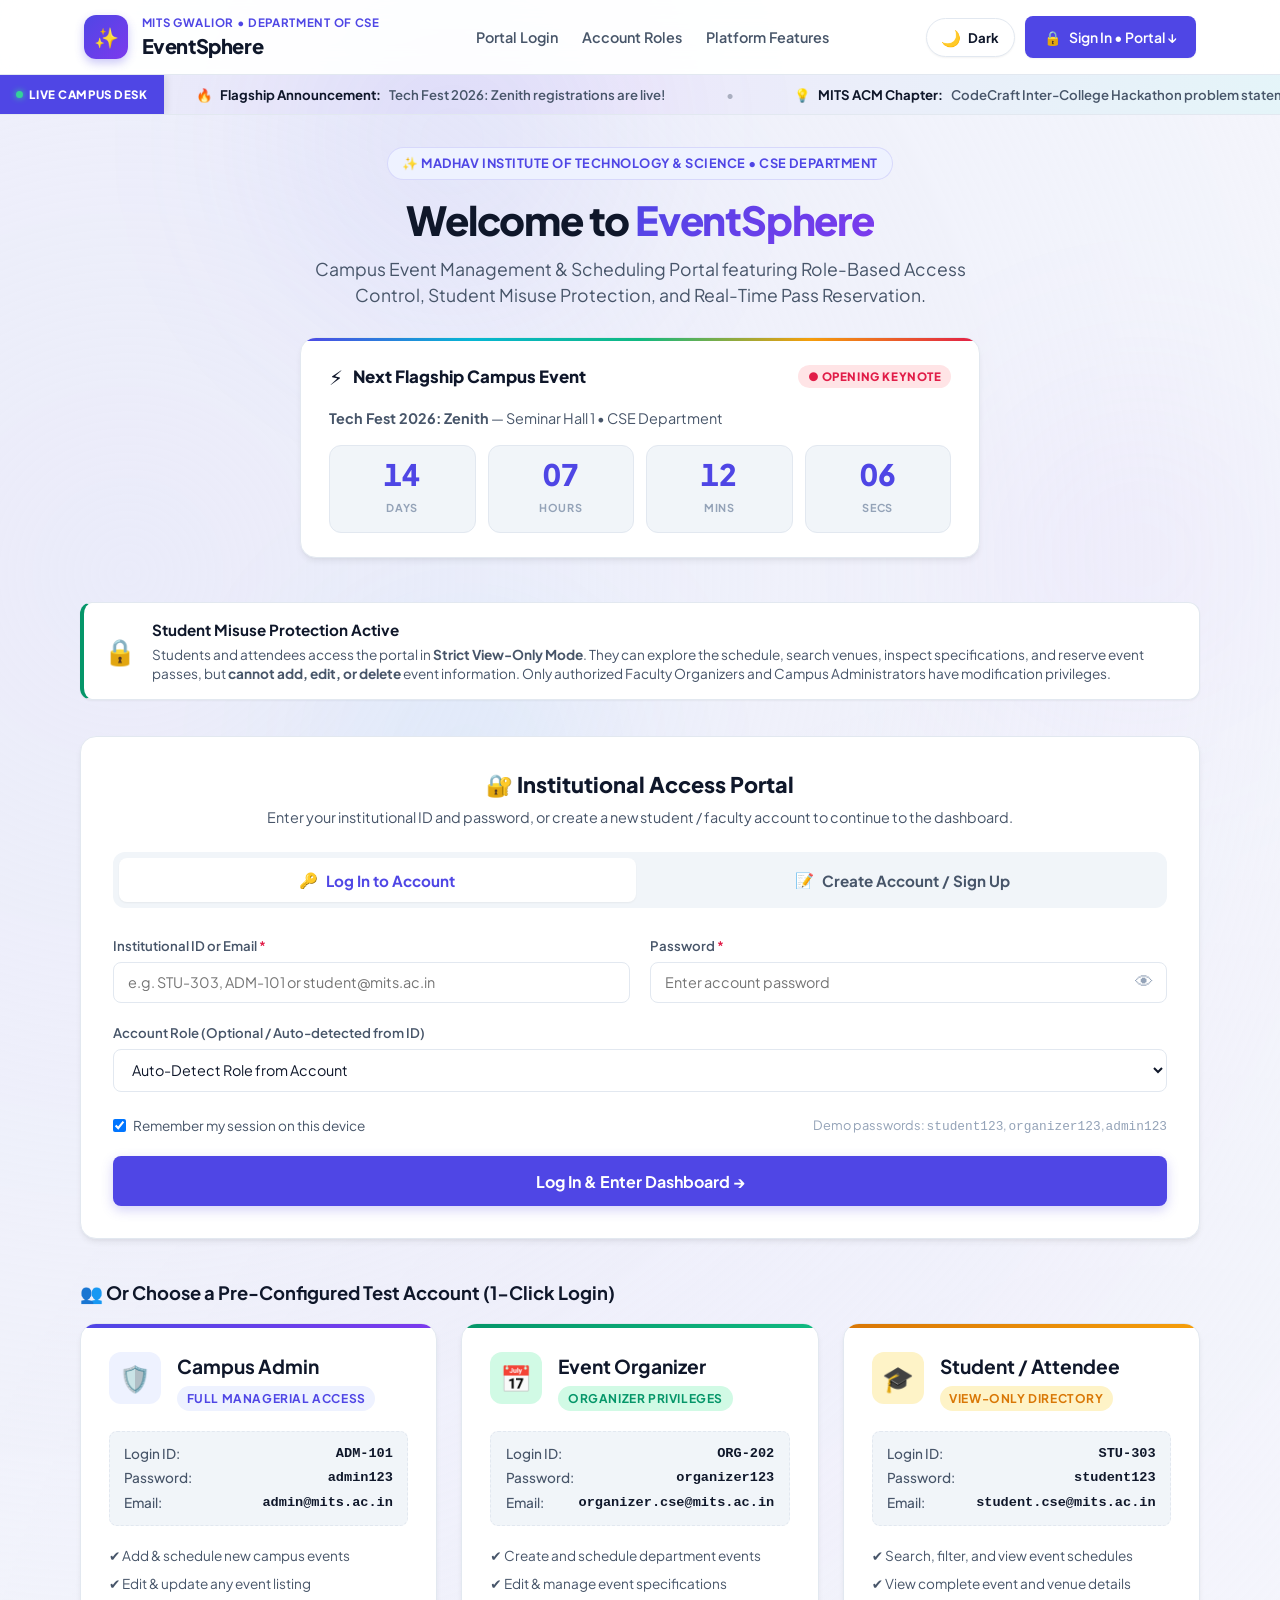
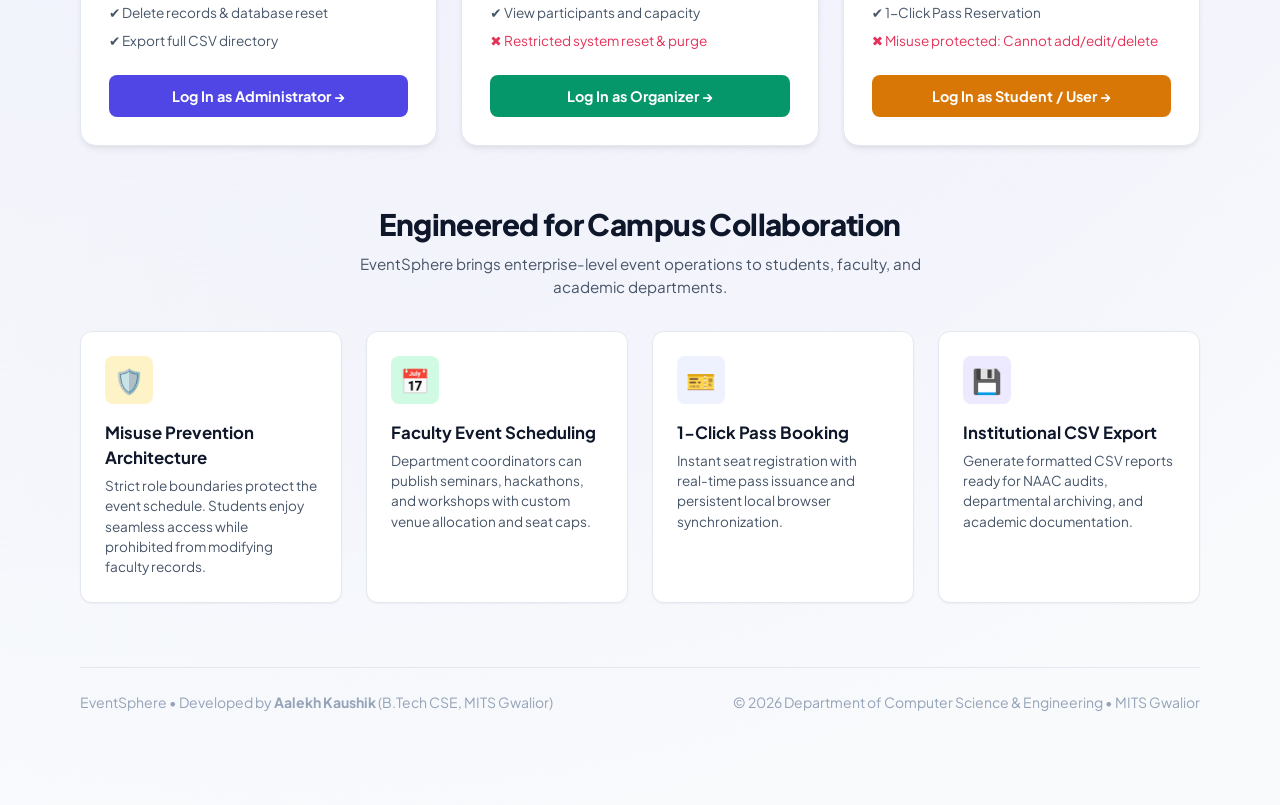
<file: index.html>
<!DOCTYPE html>
<html lang="en">

<head>
    <meta charset="UTF-8">
    <meta name="viewport" content="width=device-width, initial-scale=1.0">
    <meta name="description" content="EventSphere - Enterprise Campus Event Management System by Aalekh Kaushik, MITS Gwalior.">
    <meta name="author" content="Aalekh Kaushik">
    <title>EventSphere | Campus Event Management Portal</title>
    <!-- Google Fonts -->
    <link rel="preconnect" href="https://fonts.googleapis.com">
    <link rel="preconnect" href="https://fonts.gstatic.com" crossorigin>
    <link href="https://fonts.googleapis.com/css2?family=Plus+Jakarta+Sans:wght@400;500;600;700;800&display=swap" rel="stylesheet">
    <!-- Immediate Theme & Aesthetics Guard -->
    <script>
        (function() {
            var theme = localStorage.getItem("eventsphere_theme");
            if (theme === "dark" || (!theme && window.matchMedia("(prefers-color-scheme: dark)").matches)) {
                document.documentElement.setAttribute("data-theme", "dark");
            }
        })();
    </script>
    <link rel="stylesheet" href="styles.css">
</head>

<body>

    <!-- Ambient Glowing Background Orbs -->
    <div class="ambient-glow-wrap" aria-hidden="true">
        <div class="ambient-orb orb-1"></div>
        <div class="ambient-orb orb-2"></div>
        <div class="ambient-orb orb-3"></div>
    </div>

    <!-- Home Page Navigation Bar -->
    <header class="home-nav">
        <div class="home-nav-inner">
            <div class="brand-group">
                <div class="brand-logo">
                    <span class="logo-icon">&#10024;</span>
                </div>
                <div>
                    <div class="brand-badge">MITS Gwalior &bull; Department of CSE</div>
                    <h1 class="brand-title" style="font-size: 1.25rem;">EventSphere</h1>
                </div>
            </div>

            <ul class="home-nav-links">
                <li><a href="#authSection">Portal Login</a></li>
                <li><a href="#rolesSection">Account Roles</a></li>
                <li><a href="#featuresSection">Platform Features</a></li>
            </ul>

            <div style="display: flex; align-items: center; gap: 0.65rem;">
                <button type="button" id="themeToggleBtn" class="theme-toggle-btn" title="Toggle Dark/Light Mode">
                    <span class="theme-icon">🌙</span> <span class="theme-label">Dark</span>
                </button>
                <a href="#authSection" class="btn btn-primary" style="text-decoration: none;">
                    <span>&#128274;</span> Sign In &bull; Portal &darr;
                </a>
            </div>
        </div>
    </header>

    <!-- Campus Live Announcement Marquee Ticker -->
    <div class="campus-ticker-wrap">
        <div class="ticker-badge">
            <span class="ticker-pulse"></span>
            <span>Live Campus Desk</span>
        </div>
        <div class="ticker-track">
            <div class="ticker-item">🔥 <strong>Flagship Announcement:</strong> Tech Fest 2026: Zenith registrations are live!</div>
            <span class="ticker-sep">&bull;</span>
            <div class="ticker-item">💡 <strong>MITS ACM Chapter:</strong> CodeCraft Inter-College Hackathon problem statements released</div>
            <span class="ticker-sep">&bull;</span>
            <div class="ticker-item">🎟️ <strong>Student Access:</strong> Reserve your verified digital entry pass directly via Portal</div>
            <span class="ticker-sep">&bull;</span>
            <div class="ticker-item">⚡ <strong>Department of CSE:</strong> Hands-on Web Dev Bootcamp scheduled in Lab 3</div>
            <span class="ticker-sep">&bull;</span>
            <div class="ticker-item">🛡️ <strong>Misuse Protected:</strong> Secure Role-Based Access for Students &amp; Faculty</div>
            <!-- Infinite loop clone -->
            <span class="ticker-sep">&bull;</span>
            <div class="ticker-item">🔥 <strong>Flagship Announcement:</strong> Tech Fest 2026: Zenith registrations are live!</div>
            <span class="ticker-sep">&bull;</span>
            <div class="ticker-item">💡 <strong>MITS ACM Chapter:</strong> CodeCraft Inter-College Hackathon problem statements released</div>
            <span class="ticker-sep">&bull;</span>
            <div class="ticker-item">🎟️ <strong>Student Access:</strong> Reserve your verified digital entry pass directly via Portal</div>
        </div>
    </div>

    <!-- Main Home Page Container -->
    <main class="login-screen" style="padding-top: 2rem;">
        <div class="login-container">

            <!-- Hero Section -->
            <section class="login-hero">
                <div class="login-brand-badge">&#10024; Madhav Institute of Technology &amp; Science &bull; CSE Department</div>
                <h1>Welcome to <span>EventSphere</span></h1>
                <p>Campus Event Management &amp; Scheduling Portal featuring Role-Based Access Control, Student Misuse Protection, and Real-Time Pass Reservation.</p>

                <!-- Live Event Countdown Card -->
                <div class="event-countdown-card">
                    <div class="countdown-header">
                        <div class="countdown-title-wrap">
                            <span style="font-size: 1.25rem;">⚡</span>
                            <h4>Next Flagship Campus Event</h4>
                        </div>
                        <span class="countdown-tag">&#9679; Opening Keynote</span>
                    </div>
                    <div style="font-size: 0.9rem; color: var(--text-secondary); margin-bottom: 1rem; text-align: left;">
                        <strong>Tech Fest 2026: Zenith</strong> &mdash; Seminar Hall 1 &bull; CSE Department
                    </div>
                    <div class="countdown-timer-grid">
                        <div class="countdown-block">
                            <span id="countdownDays" class="countdown-num">14</span>
                            <span class="countdown-label">Days</span>
                        </div>
                        <div class="countdown-block">
                            <span id="countdownHours" class="countdown-num">08</span>
                            <span class="countdown-label">Hours</span>
                        </div>
                        <div class="countdown-block">
                            <span id="countdownMins" class="countdown-num">32</span>
                            <span class="countdown-label">Mins</span>
                        </div>
                        <div class="countdown-block">
                            <span id="countdownSecs" class="countdown-num">45</span>
                            <span class="countdown-label">Secs</span>
                        </div>
                    </div>
                </div>
            </section>

            <!-- Returning User / Active Session Banner (Shown if already signed in) -->
            <div id="activeSessionCard" class="active-session-card hidden">
                <div class="active-session-info">
                    <div class="active-session-avatar" id="activeSessionAvatar">ST</div>
                    <div>
                        <div style="font-size: 0.8rem; text-transform: uppercase; letter-spacing: 0.05em; color: var(--primary); font-weight: 700;">Active Session Detected</div>
                        <h4 style="font-size: 1.05rem; font-weight: 800; color: var(--text-primary);">
                            Welcome back, <span id="activeSessionName">User</span>!
                        </h4>
                        <div style="font-size: 0.85rem; color: var(--text-secondary);">
                            Role: <strong id="activeSessionRole">Student</strong> &bull; ID: <code id="activeSessionId">STU-303</code>
                        </div>
                    </div>
                </div>
                <div class="active-session-actions">
                    <a href="dashboard.html" class="btn btn-primary">
                        Enter Dashboard &rarr;
                    </a>
                    <button type="button" id="homeLogoutBtn" class="btn btn-secondary" title="Sign out this account">
                        Log Out
                    </button>
                </div>
            </div>

            <!-- Student Misuse Protection Callout Banner -->
            <div class="security-callout-banner">
                <div class="security-callout-icon">&#128274;</div>
                <div class="security-callout-text">
                    <h4>Student Misuse Protection Active</h4>
                    <p>Students and attendees access the portal in <strong>Strict View-Only Mode</strong>. They can explore the schedule, search venues, inspect specifications, and reserve event passes, but <strong>cannot add, edit, or delete</strong> event information. Only authorized Faculty Organizers and Campus Administrators have modification privileges.</p>
                </div>
            </div>

            <!-- Main Tabbed Authentication Box -->
            <section id="authSection" class="auth-box-container">
                <div style="text-align: center; margin-bottom: 1.5rem;">
                    <h3 style="font-size: 1.35rem; font-weight: 800; color: var(--text-primary); margin-bottom: 0.35rem;">
                        &#128272; Institutional Access Portal
                    </h3>
                    <p style="font-size: 0.9rem; color: var(--text-secondary);">
                        Enter your institutional ID and password, or create a new student / faculty account to continue to the dashboard.
                    </p>
                </div>

                <!-- Navigation Tabs: Log In vs Sign Up -->
                <div class="auth-tabs" role="tablist">
                    <button type="button" id="tabLoginBtn" class="auth-tab-btn active" role="tab" aria-selected="true">
                        <span>&#128273;</span> Log In to Account
                    </button>
                    <button type="button" id="tabSignupBtn" class="auth-tab-btn" role="tab" aria-selected="false">
                        <span>&#128221;</span> Create Account / Sign Up
                    </button>
                </div>

                <!-- TAB PANE 1: Log In Form -->
                <div id="loginTabPane" class="auth-pane">
                    <form id="loginForm">
                        <div class="auth-fields-grid">
                            <div class="form-control-wrap">
                                <label for="loginId">Institutional ID or Email <span class="req" style="color: var(--rose);">*</span></label>
                                <input type="text" id="loginId" placeholder="e.g. STU-303, ADM-101 or student@mits.ac.in" required autocomplete="username">
                            </div>

                            <div class="form-control-wrap">
                                <label for="loginPassword">Password <span class="req" style="color: var(--rose);">*</span></label>
                                <div class="password-field-wrapper">
                                    <input type="password" id="loginPassword" placeholder="Enter account password" required autocomplete="current-password">
                                    <button type="button" class="toggle-password-btn" data-target="loginPassword" title="Toggle password visibility">&#128065;</button>
                                </div>
                            </div>

                            <div class="form-control-wrap span-2">
                                <label for="loginRole">Account Role (Optional / Auto-detected from ID)</label>
                                <select id="loginRole">
                                    <option value="auto">Auto-Detect Role from Account</option>
                                    <option value="student">Student / Attendee (Strict Protected View-Only)</option>
                                    <option value="organizer">Faculty Event Organizer (Scheduling &amp; Editing)</option>
                                    <option value="admin">Campus Administrator (Full Control &amp; System Reset)</option>
                                </select>
                            </div>
                        </div>

                        <div class="auth-checkbox-row">
                            <label>
                                <input type="checkbox" id="rememberMe" checked>
                                <span>Remember my session on this device</span>
                            </label>
                            <span style="font-size: 0.8rem; color: var(--text-tertiary);">Demo passwords: <code>student123</code>, <code>organizer123</code>, <code>admin123</code></span>
                        </div>

                        <button type="submit" class="btn btn-primary auth-submit-btn">
                            Log In &amp; Enter Dashboard &rarr;
                        </button>
                    </form>
                </div>

                <!-- TAB PANE 2: Sign Up / Registration Form -->
                <div id="signupTabPane" class="auth-pane hidden">
                    <form id="signupForm">
                        <div class="auth-fields-grid">
                            <div class="form-control-wrap">
                                <label for="signupName">Full Name <span class="req" style="color: var(--rose);">*</span></label>
                                <input type="text" id="signupName" placeholder="e.g. Aalekh Kaushik" required>
                            </div>

                            <div class="form-control-wrap">
                                <label for="signupId">Institutional ID / Roll No. <span class="req" style="color: var(--rose);">*</span></label>
                                <input type="text" id="signupId" placeholder="e.g. STU-405 or 0901CS221001" required>
                            </div>

                            <div class="form-control-wrap">
                                <label for="signupEmail">Institutional Email <span class="req" style="color: var(--rose);">*</span></label>
                                <input type="email" id="signupEmail" placeholder="e.g. yourname@mits.ac.in" required>
                            </div>

                            <div class="form-control-wrap">
                                <label for="signupRole">Desired Account Role <span class="req" style="color: var(--rose);">*</span></label>
                                <select id="signupRole" required>
                                    <option value="student" selected>Student / Attendee (Protected View-Only)</option>
                                    <option value="organizer">Faculty Event Organizer</option>
                                    <option value="admin">Campus Administrator</option>
                                </select>
                            </div>

                            <div class="form-control-wrap">
                                <label for="signupPassword">Password <span class="req" style="color: var(--rose);">*</span></label>
                                <div class="password-field-wrapper">
                                    <input type="password" id="signupPassword" placeholder="Create password (min 4 chars)" minlength="4" required autocomplete="new-password">
                                    <button type="button" class="toggle-password-btn" data-target="signupPassword" title="Toggle password visibility">&#128065;</button>
                                </div>
                            </div>

                            <div class="form-control-wrap">
                                <label for="signupConfirmPassword">Confirm Password <span class="req" style="color: var(--rose);">*</span></label>
                                <div class="password-field-wrapper">
                                    <input type="password" id="signupConfirmPassword" placeholder="Re-type password" minlength="4" required autocomplete="new-password">
                                    <button type="button" class="toggle-password-btn" data-target="signupConfirmPassword" title="Toggle password visibility">&#128065;</button>
                                </div>
                            </div>
                        </div>

                        <div style="font-size: 0.8rem; color: var(--text-secondary); margin-bottom: 1.25rem;">
                            &#128737;&#65039; Note: Your new account credentials will be saved in your browser storage for ongoing access.
                        </div>

                        <button type="submit" class="btn btn-primary auth-submit-btn">
                            Create Account &amp; Proceed to Dashboard &rarr;
                        </button>
                    </form>
                </div>
            </section>

            <!-- Quick 1-Click Role Login Cards Section -->
            <section id="rolesSection">
                <div class="login-section-title">&#128101; Or Choose a Pre-Configured Test Account (1-Click Login)</div>
                <div class="role-cards-grid">
                    <!-- Admin Card -->
                    <div class="role-card role-admin">
                        <div>
                            <div class="role-card-header">
                                <div class="role-card-icon">&#128737;&#65039;</div>
                                <div class="role-card-title">
                                    <h3>Campus Admin</h3>
                                    <span class="role-access-tag">Full Managerial Access</span>
                                </div>
                            </div>
                            <div class="role-credentials-box">
                                <div class="role-cred-row">
                                    <span class="role-cred-label">Login ID:</span>
                                    <span class="role-cred-val">ADM-101</span>
                                </div>
                                <div class="role-cred-row">
                                    <span class="role-cred-label">Password:</span>
                                    <span class="role-cred-val">admin123</span>
                                </div>
                                <div class="role-cred-row">
                                    <span class="role-cred-label">Email:</span>
                                    <span class="role-cred-val">admin@mits.ac.in</span>
                                </div>
                            </div>
                            <ul class="role-features-list">
                                <li>&#10004; Add &amp; schedule new campus events</li>
                                <li>&#10004; Edit &amp; update any event listing</li>
                                <li>&#10004; Delete records &amp; database reset</li>
                                <li>&#10004; Export full CSV directory</li>
                            </ul>
                        </div>
                        <button type="button" class="btn-login-card" onclick="quickLogin('admin')">
                            Log In as Administrator &rarr;
                        </button>
                    </div>

                    <!-- Organizer Card -->
                    <div class="role-card role-organizer">
                        <div>
                            <div class="role-card-header">
                                <div class="role-card-icon">&#128197;</div>
                                <div class="role-card-title">
                                    <h3>Event Organizer</h3>
                                    <span class="role-access-tag">Organizer Privileges</span>
                                </div>
                            </div>
                            <div class="role-credentials-box">
                                <div class="role-cred-row">
                                    <span class="role-cred-label">Login ID:</span>
                                    <span class="role-cred-val">ORG-202</span>
                                </div>
                                <div class="role-cred-row">
                                    <span class="role-cred-label">Password:</span>
                                    <span class="role-cred-val">organizer123</span>
                                </div>
                                <div class="role-cred-row">
                                    <span class="role-cred-label">Email:</span>
                                    <span class="role-cred-val">organizer.cse@mits.ac.in</span>
                                </div>
                            </div>
                            <ul class="role-features-list">
                                <li>&#10004; Create and schedule department events</li>
                                <li>&#10004; Edit &amp; manage event specifications</li>
                                <li>&#10004; View participants and capacity</li>
                                <li class="prohibited">&#10006; Restricted system reset &amp; purge</li>
                            </ul>
                        </div>
                        <button type="button" class="btn-login-card" onclick="quickLogin('organizer')">
                            Log In as Organizer &rarr;
                        </button>
                    </div>

                    <!-- Student / User Card -->
                    <div class="role-card role-student">
                        <div>
                            <div class="role-card-header">
                                <div class="role-card-icon">&#127891;</div>
                                <div class="role-card-title">
                                    <h3>Student / Attendee</h3>
                                    <span class="role-access-tag">View-Only Directory</span>
                                </div>
                            </div>
                            <div class="role-credentials-box">
                                <div class="role-cred-row">
                                    <span class="role-cred-label">Login ID:</span>
                                    <span class="role-cred-val">STU-303</span>
                                </div>
                                <div class="role-cred-row">
                                    <span class="role-cred-label">Password:</span>
                                    <span class="role-cred-val">student123</span>
                                </div>
                                <div class="role-cred-row">
                                    <span class="role-cred-label">Email:</span>
                                    <span class="role-cred-val">student.cse@mits.ac.in</span>
                                </div>
                            </div>
                            <ul class="role-features-list">
                                <li>&#10004; Search, filter, and view event schedules</li>
                                <li>&#10004; View complete event and venue details</li>
                                <li>&#10004; 1-Click Pass Reservation</li>
                                <li class="prohibited">&#10006; Misuse protected: Cannot add/edit/delete</li>
                            </ul>
                        </div>
                        <button type="button" class="btn-login-card" onclick="quickLogin('student')">
                            Log In as Student / User &rarr;
                        </button>
                    </div>
                </div>
            </section>

            <!-- Features Highlights Section -->
            <section id="featuresSection" class="home-features-section">
                <div class="home-section-header">
                    <h2>Engineered for Campus Collaboration</h2>
                    <p>EventSphere brings enterprise-level event operations to students, faculty, and academic departments.</p>
                </div>
                <div class="features-grid">
                    <div class="feature-box">
                        <div class="feature-box-icon" style="background: var(--amber-light); color: var(--amber);">&#128737;&#65039;</div>
                        <h4>Misuse Prevention Architecture</h4>
                        <p>Strict role boundaries protect the event schedule. Students enjoy seamless access while prohibited from modifying faculty records.</p>
                    </div>
                    <div class="feature-box">
                        <div class="feature-box-icon" style="background: var(--emerald-light); color: var(--emerald);">&#128197;</div>
                        <h4>Faculty Event Scheduling</h4>
                        <p>Department coordinators can publish seminars, hackathons, and workshops with custom venue allocation and seat caps.</p>
                    </div>
                    <div class="feature-box">
                        <div class="feature-box-icon" style="background: var(--primary-light); color: var(--primary);">&#127915;</div>
                        <h4>1-Click Pass Booking</h4>
                        <p>Instant seat registration with real-time pass issuance and persistent local browser synchronization.</p>
                    </div>
                    <div class="feature-box">
                        <div class="feature-box-icon" style="background: var(--purple-light); color: var(--purple);">&#128190;</div>
                        <h4>Institutional CSV Export</h4>
                        <p>Generate formatted CSV reports ready for NAAC audits, departmental archiving, and academic documentation.</p>
                    </div>
                </div>
            </section>

        </div>

        <!-- Login Footer -->
        <footer class="app-footer" style="background: transparent; border: none; padding-top: 1.5rem; margin-top: auto;">
            <div class="footer-content" style="color: var(--text-tertiary); max-width: 1120px; margin: 0 auto; padding: 1.5rem 0; border-top: 1px solid var(--border);">
                <div>EventSphere &bull; Developed by <strong>Aalekh Kaushik</strong> (B.Tech CSE, MITS Gwalior)</div>
                <div>&copy; 2026 Department of Computer Science &amp; Engineering &bull; MITS Gwalior</div>
            </div>
        </footer>
    </main>

    <!-- Toast Notification Container -->
    <div id="toastNotification" class="toast-box">Notification message</div>

    <!-- Auth Script -->
    <script src="auth.js"></script>
</body>

</html>
</file>
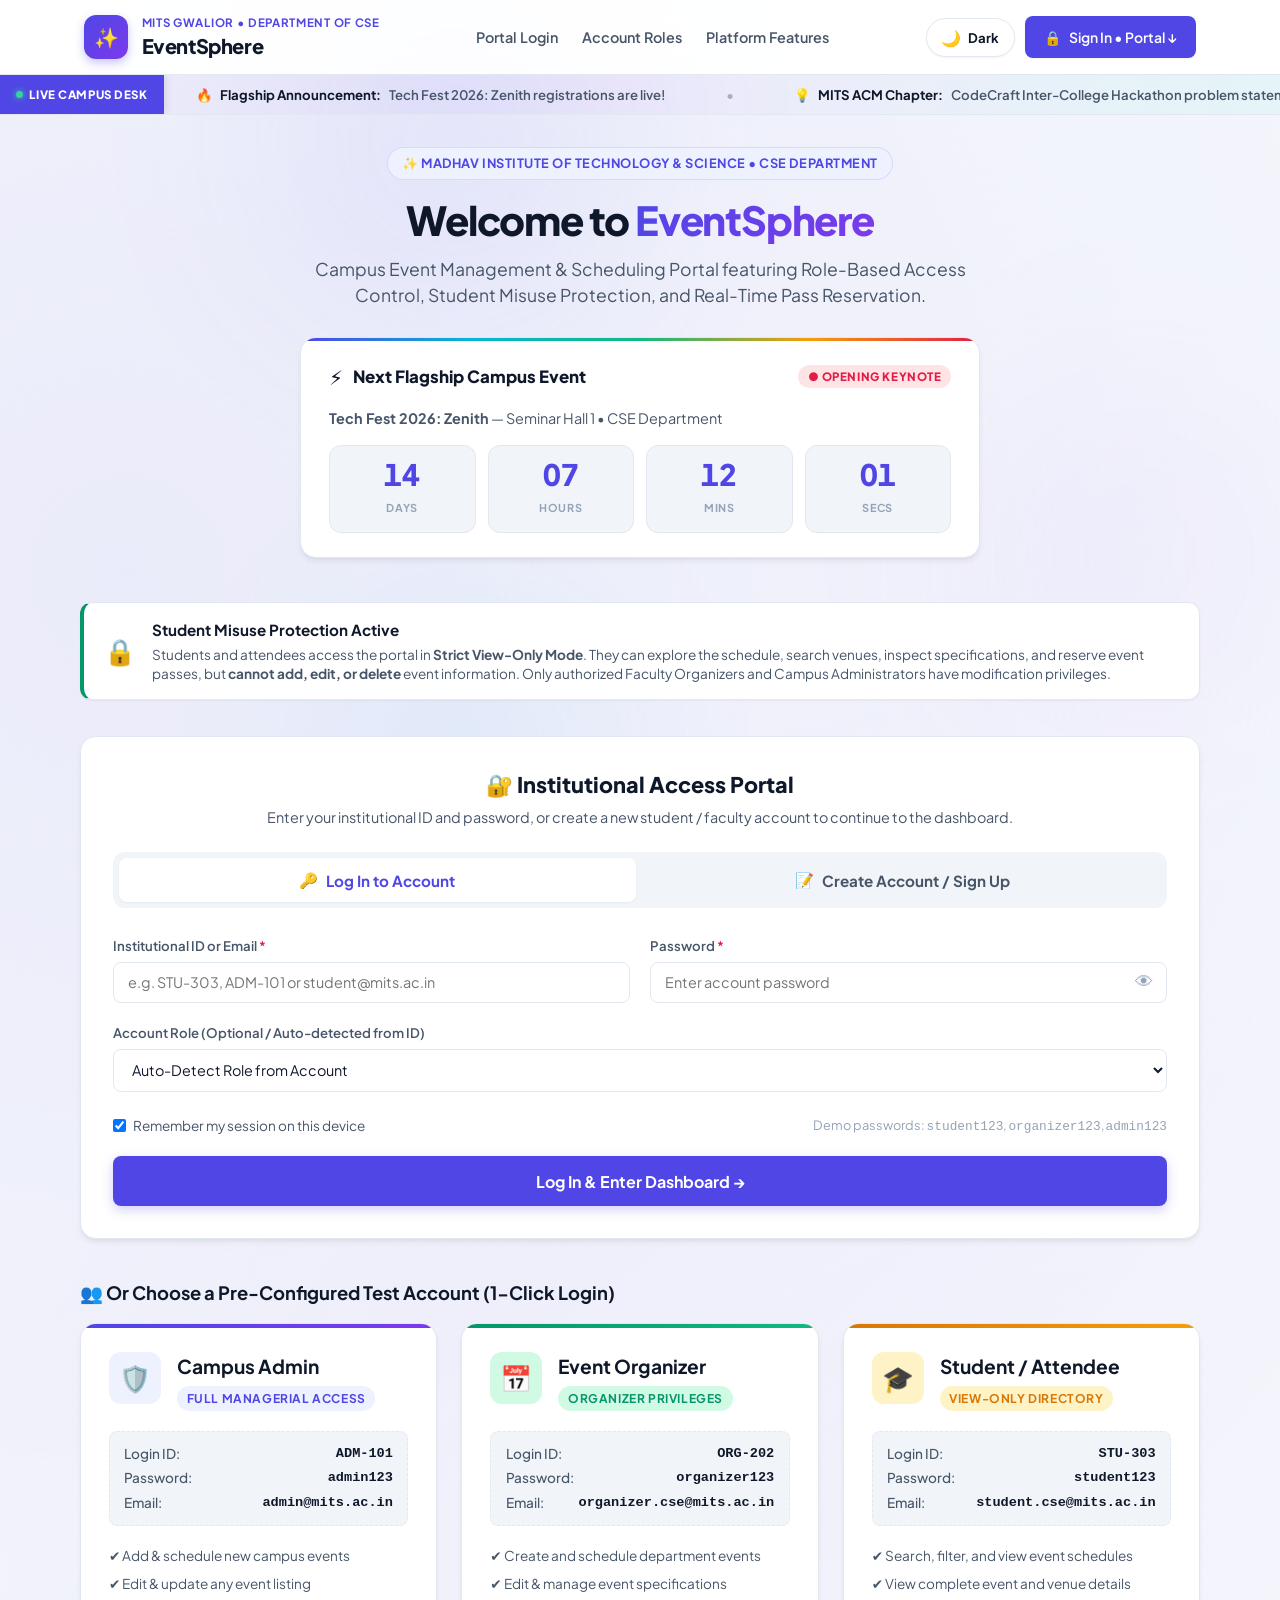
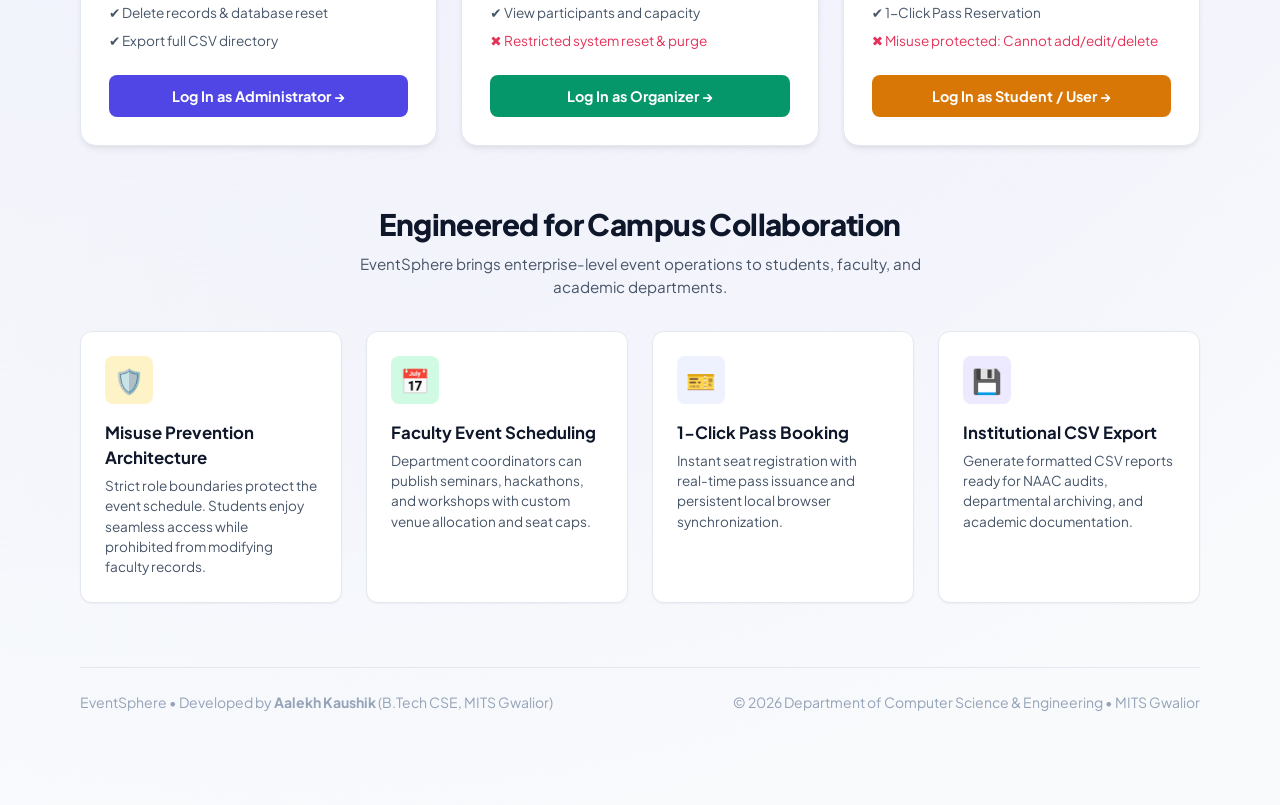
<file: dashboard.html>
<!DOCTYPE html>
<html lang="en">

<head>
    <meta charset="UTF-8">
    <meta name="viewport" content="width=device-width, initial-scale=1.0">
    <meta name="description" content="EventSphere - Enterprise Campus Event Management System by Aalekh Kaushik, MITS Gwalior.">
    <meta name="author" content="Aalekh Kaushik">
    <title>EventSphere EMS | Dashboard</title>

    <!-- Immediate Authentication & Theme Guard -->
    <script>
        (function() {
            try {
                var authUser = localStorage.getItem("eventsphere_auth_user");
                if (!authUser) {
                    window.location.replace("index.html");
                }
            } catch (e) {
                window.location.replace("index.html");
            }
            var theme = localStorage.getItem("eventsphere_theme");
            if (theme === "dark" || (!theme && window.matchMedia("(prefers-color-scheme: dark)").matches)) {
                document.documentElement.setAttribute("data-theme", "dark");
            }
        })();
    </script>

    <!-- Google Fonts -->
    <link rel="preconnect" href="https://fonts.googleapis.com">
    <link rel="preconnect" href="https://fonts.gstatic.com" crossorigin>
    <link href="https://fonts.googleapis.com/css2?family=Plus+Jakarta+Sans:wght@400;500;600;700;800&display=swap" rel="stylesheet">
    <link rel="stylesheet" href="styles.css">
</head>

<body>

    <!-- Ambient Glowing Background Orbs -->
    <div class="ambient-glow-wrap" aria-hidden="true">
        <div class="ambient-orb orb-1"></div>
        <div class="ambient-orb orb-2"></div>
        <div class="ambient-orb orb-3"></div>
    </div>

    <!-- App Wrapper (Dashboard) -->
    <div id="appLayout" class="app-layout">

        <!-- Top Header Navigation -->
        <header class="app-header">
            <div class="header-inner">
                <div class="brand-group">
                    <a href="dashboard.html" style="text-decoration: none; display: flex; align-items: center; gap: 0.85rem; color: inherit;">
                        <div class="brand-logo">
                            <span class="logo-icon">&#10024;</span>
                        </div>
                        <div>
                            <div class="brand-badge">Final Outcome &bull; Production Release</div>
                            <h1 class="brand-title">EventSphere EMS</h1>
                        </div>
                    </a>
                </div>

                <div class="header-actions">
                    <button type="button" id="themeToggleBtn" class="theme-toggle-btn" title="Toggle Dark/Light Mode">
                        <span class="theme-icon">🌙</span> <span class="theme-label">Dark</span>
                    </button>
                    <button type="button" id="soundToggleBtn" class="sound-toggle-btn" title="Toggle Sound FX">
                        <span id="soundIcon">🔔</span>
                    </button>
                    <button type="button" id="openAddModalBtn" class="btn btn-primary">
                        <span class="btn-icon">+</span> Add New Event
                    </button>
                    <button type="button" id="exportCsvBtn" class="btn btn-secondary" title="Export to CSV">
                        <span>&#128190;</span> Export Data
                    </button>
                    <button type="button" id="resetDemoBtn" class="btn btn-ghost" title="Reset sample events">
                        <span>&#8634;</span> Reset
                    </button>

                    <!-- Profile Icon & Popover Menu (Shows User ID & Email Address) -->
                    <div class="profile-menu-container" id="profileMenuContainer">
                        <button type="button" id="profileTriggerBtn" class="profile-trigger-btn" aria-haspopup="true" aria-expanded="false" title="Click to view profile info">
                            <div class="profile-avatar" id="headerProfileAvatar">&#128100;</div>
                            <div class="profile-trigger-info">
                                <span class="profile-trigger-id" id="headerProfileId">ID: ...</span>
                                <span class="profile-trigger-role" id="headerProfileRole">Role</span>
                            </div>
                            <span class="profile-caret">&#9662;</span>
                        </button>

                        <!-- Floating Profile Card (Consists of ID and Email Address) -->
                        <div id="profileDropdown" class="profile-dropdown hidden">
                            <div class="profile-dropdown-header">
                                <div class="profile-avatar-wrap">
                                    <div class="profile-avatar large" id="dropdownProfileAvatar">&#128100;</div>
                                    <span class="profile-status-dot" title="Active Verified Session"></span>
                                </div>
                                <div class="profile-dropdown-meta">
                                    <span class="profile-dropdown-name" id="dropdownProfileName">User Profile</span>
                                    <span class="role-pill" id="dropdownRolePill">Active Role</span>
                                </div>
                            </div>

                            <div class="profile-dropdown-body">
                                <div class="profile-info-item">
                                    <span class="info-label">Institutional ID</span>
                                    <span class="info-value" id="profileIdDisplay" style="font-family: monospace; font-weight: 700;">--</span>
                                </div>
                                <div class="profile-info-item">
                                    <span class="info-label">Email Address</span>
                                    <span class="info-value" id="profileEmailDisplay">--</span>
                                </div>
                                <div class="profile-info-item">
                                    <span class="info-label">Active Permissions</span>
                                    <span class="info-value" id="profilePermissionDisplay" style="font-size: 0.8rem; line-height: 1.35;">--</span>
                                </div>
                            </div>

                            <!-- 1-Click Interactive Role Switcher Inside Profile -->
                            <div class="profile-switcher-section">
                                <div class="profile-switcher-title">⚡ Switch Active Role (1-Click Demo)</div>
                                <div class="profile-role-buttons">
                                    <button type="button" class="btn-role-pill" data-role="admin" onclick="switchUserRole('admin')" title="Switch to Campus Admin">
                                        <span>🛡️</span> Admin
                                    </button>
                                    <button type="button" class="btn-role-pill" data-role="organizer" onclick="switchUserRole('organizer')" title="Switch to Event Organizer">
                                        <span>📅</span> Organizer
                                    </button>
                                    <button type="button" class="btn-role-pill" data-role="student" onclick="switchUserRole('student')" title="Switch to Student">
                                        <span>🎓</span> Student
                                    </button>
                                </div>
                            </div>

                            <div class="profile-dropdown-footer">
                                <a href="index.html" class="btn btn-secondary btn-block" style="text-align: center; text-decoration: none; justify-content: center;">
                                    <span>&#127968;</span> Return to Home Page
                                </a>
                                <button type="button" id="logoutBtn" class="btn btn-secondary btn-block btn-logout-danger">
                                    <span>&#128274;</span> Log Out &amp; Exit
                                </button>
                            </div>
                        </div>
                    </div>
                </div>
            </div>
        </header>

        <!-- Main Dashboard Content -->
        <main class="main-content">

            <!-- Dynamic Role Notice Banner -->
            <div id="roleNoticeBanner" class="role-notice-banner student-mode">
                <div class="role-notice-content">
                    <span id="roleBannerIcon" style="font-size: 1.3rem;">&#127891;</span>
                    <span id="roleBannerText">Logged in as Student. View-only mode active.</span>
                </div>
                <button type="button" id="bannerSwitchRoleBtn" class="role-switch-link">Switch Role / Log Out &rarr;</button>
            </div>

            <!-- Hero Banner & Overview -->
            <section class="hero-banner">
                <div class="hero-text">
                    <h2>Campus Event Hub</h2>
                    <p>Madhav Institute of Technology & Science, Gwalior &bull; Department of Computer Science & Engineering</p>
                </div>
                <div class="academic-tag">
                    <span>Lead Developer: <strong>Aalekh Kaushik</strong></span>
                </div>
            </section>

            <!-- Metrics / KPI Cards -->
            <section class="kpi-grid" aria-label="Key Event Metrics">
                <div class="kpi-card">
                    <div class="kpi-header">
                        <span class="kpi-title">Total Scheduled</span>
                        <span class="kpi-icon kpi-blue">&#128197;</span>
                    </div>
                    <div class="kpi-body">
                        <span id="kpiTotalEvents" class="kpi-value">0</span>
                        <span class="kpi-subtext">Active listings</span>
                    </div>
                </div>

                <div class="kpi-card">
                    <div class="kpi-header">
                        <span class="kpi-title">Total Capacity</span>
                        <span class="kpi-icon kpi-purple">&#128101;</span>
                    </div>
                    <div class="kpi-body">
                        <span id="kpiTotalCapacity" class="kpi-value">0</span>
                        <span class="kpi-subtext">Seats across venues</span>
                    </div>
                </div>

                <div class="kpi-card">
                    <div class="kpi-header">
                        <span class="kpi-title">Technical & Hackathons</span>
                        <span class="kpi-icon kpi-emerald">&#9889;</span>
                    </div>
                    <div class="kpi-body">
                        <span id="kpiTechCount" class="kpi-value">0</span>
                        <span class="kpi-subtext">Innovation tracks</span>
                    </div>
                </div>

                <div class="kpi-card">
                    <div class="kpi-header">
                        <span class="kpi-title">Free Registration</span>
                        <span class="kpi-icon kpi-amber">&#127887;</span>
                    </div>
                    <div class="kpi-body">
                        <span id="kpiFreeCount" class="kpi-value">0</span>
                        <span class="kpi-subtext">Zero fee access</span>
                    </div>
                </div>
            </section>

            <!-- Event Mix / Category Distribution Analytics Card -->
            <section class="category-mix-card" aria-label="Event Distribution Analytics">
                <div class="category-mix-header">
                    <span>⚡ Department Event Allocation Mix</span>
                    <span id="mixTotalBadge" style="font-size: 0.75rem; color: var(--text-tertiary);">Calculating...</span>
                </div>
                <div class="category-mix-bar" id="categoryMixBar">
                    <!-- Populated dynamically via script.js -->
                </div>
                <div class="category-mix-legend" id="categoryMixLegend">
                    <!-- Populated dynamically via script.js -->
                </div>
            </section>

            <!-- Interactive Control Bar -->
            <section class="controls-card">
                <div class="search-box">
                    <span class="search-icon">&#128269;</span>
                    <input type="search" id="liveSearchInput" placeholder="Search by event title, venue, or coordinator..." aria-label="Search events">
                </div>

                <div class="filter-group">
                    <div class="category-tabs" id="categoryTabs">
                        <button type="button" class="tab-btn active" data-cat="all">All</button>
                        <button type="button" class="tab-btn" data-cat="Technical">Technical</button>
                        <button type="button" class="tab-btn" data-cat="Hackathon">Hackathons</button>
                        <button type="button" class="tab-btn" data-cat="Workshop">Workshops</button>
                        <button type="button" class="tab-btn" data-cat="Seminar">Seminars</button>
                        <button type="button" class="tab-btn" data-cat="Cultural">Cultural</button>
                    </div>

                    <div class="sort-wrapper">
                        <label for="sortBySelect" class="sr-only">Sort By</label>
                        <select id="sortBySelect" class="select-styled">
                            <option value="date-asc">Date: Soonest First</option>
                            <option value="date-desc">Date: Latest First</option>
                            <option value="capacity-desc">Capacity: High to Low</option>
                            <option value="name-asc">Name: A to Z</option>
                        </select>
                    </div>

                    <div class="view-toggles">
                        <button type="button" id="tableViewBtn" class="toggle-btn active" title="Table View">&#9776;</button>
                        <button type="button" id="cardViewBtn" class="toggle-btn" title="Grid Card View">&#9638;</button>
                    </div>
                </div>
            </section>

            <!-- Table View Container -->
            <section id="tableViewSection" class="directory-card">
                <div class="directory-header">
                    <div>
                        <h3 class="directory-title">Event Directory</h3>
                        <p id="directorySubtitle" class="directory-subtitle">Displaying events</p>
                    </div>
                </div>

                <div class="table-container">
                    <table class="data-table">
                        <thead>
                            <tr>
                                <th scope="col">ID</th>
                                <th scope="col">Event Details</th>
                                <th scope="col">Category</th>
                                <th scope="col">Schedule</th>
                                <th scope="col">Venue</th>
                                <th scope="col">Capacity</th>
                                <th scope="col">Pass Type</th>
                                <th scope="col" class="text-right">Actions</th>
                            </tr>
                        </thead>
                        <tbody id="eventsTableBody">
                            <!-- Populated dynamically via script.js -->
                        </tbody>
                    </table>
                </div>
            </section>

            <!-- Card Grid View Container (Alternative View) -->
            <section id="cardViewSection" class="cards-grid hidden">
                <!-- Dynamically generated event cards -->
            </section>

            <!-- Guidelines and FAQ Section -->
            <section class="info-accordion-card">
                <div class="accordion-header">
                    <h3>Administrative Notes & FAQs</h3>
                    <span class="badge-pill">Campus Policies</span>
                </div>

                <div class="accordion-list">
                    <details class="faq-accordion">
                        <summary>How are events persisted in this portal?</summary>
                        <div class="faq-content">
                            <p>All events are saved locally inside your browser's persistent storage (<code>localStorage</code>). Edits, removals, and additions survive page refreshes and browser restarts.</p>
                        </div>
                    </details>
                    <details class="faq-accordion">
                        <summary>Can data be exported for institutional reporting?</summary>
                        <div class="faq-content">
                            <p>Yes, clicking the <strong>Export Data</strong> button in the top navigation automatically generates a ready-to-use <code>.csv</code> spreadsheet containing all registered events.</p>
                        </div>
                    </details>
                    <details class="faq-accordion">
                        <summary>What are the validation requirements for new events?</summary>
                        <div class="faq-content">
                            <p>Event IDs must be unique numerical identifiers (100-999). Titles, venues, dates, and capacities are required to ensure data integrity.</p>
                        </div>
                    </details>
                </div>
            </section>

        </main>

        <!-- Footer -->
        <footer class="app-footer">
            <div class="footer-content">
                <div class="footer-left">
                    <p class="footer-title">EventSphere &bull; Final Outcome Web Project</p>
                    <p class="footer-sub">Designed & Programmed by <strong>Aalekh Kaushik</strong> (B.Tech CSE)</p>
                    <p class="footer-sub">Madhav Institute of Technology & Science (MITS), Gwalior</p>
                </div>
                <div class="footer-right">
                    <p>&copy; 2026 MITS Gwalior. Built with HTML5, CSS3, & Modern Vanilla JS.</p>
                </div>
            </div>
        </footer>

    </div>

    <!-- Modal: Add / Edit Event -->
    <div id="eventModal" class="modal-overlay hidden" aria-hidden="true" role="dialog" aria-labelledby="modalTitle">
        <div class="modal-container">
            <div class="modal-header">
                <div>
                    <span id="modalBadge" class="badge-pill">Create</span>
                    <h3 id="modalTitle">Add New Event</h3>
                </div>
                <button type="button" id="closeModalBtn" class="btn-close" aria-label="Close dialog">&times;</button>
            </div>

            <form id="eventModalForm" class="modal-form">
                <input type="hidden" id="editModeFlag" value="false">

                <div class="modal-form-grid">
                    <div class="field-group">
                        <label for="formEventId">Event ID <span class="req">*</span></label>
                        <input type="number" id="formEventId" min="100" max="999" placeholder="e.g. 104" required>
                        <small class="field-hint">Unique numerical identifier</small>
                    </div>

                    <div class="field-group">
                        <label for="formEventName">Event Name <span class="req">*</span></label>
                        <input type="text" id="formEventName" placeholder="e.g. Quantum Computing Seminar" required>
                    </div>

                    <div class="field-group">
                        <label for="formEventCategory">Category <span class="req">*</span></label>
                        <select id="formEventCategory" required>
                            <option value="Technical">Technical</option>
                            <option value="Hackathon">Hackathon</option>
                            <option value="Workshop">Workshop</option>
                            <option value="Seminar">Seminar</option>
                            <option value="Cultural">Cultural</option>
                            <option value="Sports">Sports</option>
                        </select>
                    </div>

                    <div class="field-group">
                        <label for="formEventDate">Event Date <span class="req">*</span></label>
                        <input type="date" id="formEventDate" required>
                    </div>

                    <div class="field-group">
                        <label for="formEventTime">Start Time <span class="req">*</span></label>
                        <input type="time" id="formEventTime" required>
                    </div>

                    <div class="field-group">
                        <label for="formEventVenue">Venue Location <span class="req">*</span></label>
                        <input type="text" id="formEventVenue" placeholder="e.g. Auditorium / Lab 2" required>
                    </div>

                    <div class="field-group">
                        <label for="formEventCapacity">Capacity (Seats) <span class="req">*</span></label>
                        <input type="number" id="formEventCapacity" min="1" max="2000" placeholder="e.g. 150" required>
                    </div>

                    <div class="field-group">
                        <label for="formEventOrganizer">Organizer / Department</label>
                        <input type="text" id="formEventOrganizer" placeholder="e.g. Dept of CSE">
                    </div>

                    <div class="field-group span-2">
                        <label for="formEventDesc">Description & Highlights</label>
                        <textarea id="formEventDesc" rows="3" placeholder="Brief outline, prerequisites, eligibility or rules..."></textarea>
                    </div>

                    <div class="field-group span-2">
                        <span class="field-label">Registration Pass Type:</span>
                        <div class="radio-chips">
                            <label class="radio-chip">
                                <input type="radio" name="formRegType" value="Free" checked>
                                <span>Free Access</span>
                            </label>
                            <label class="radio-chip">
                                <input type="radio" name="formRegType" value="Paid">
                                <span>Paid Ticket</span>
                            </label>
                        </div>
                    </div>
                </div>

                <div class="modal-footer">
                    <button type="button" id="cancelModalBtn" class="btn btn-secondary">Cancel</button>
                    <button type="submit" id="saveEventBtn" class="btn btn-primary">Save Event</button>
                </div>
            </form>
        </div>
    </div>

    <!-- Modal: View Event Details -->
    <div id="detailsModal" class="modal-overlay hidden" aria-hidden="true" role="dialog">
        <div class="modal-container details-card">
            <div class="modal-header">
                <div>
                    <span id="detailBadge" class="badge-pill">Details</span>
                    <h3 id="detailTitle">Event Overview</h3>
                </div>
                <button type="button" id="closeDetailModalBtn" class="btn-close">&times;</button>
            </div>
            <div class="details-body" id="detailContent">
                <!-- Injected via script.js -->
            </div>
            <div class="modal-footer">
                <button type="button" id="doneDetailBtn" class="btn btn-secondary">Close</button>
            </div>
        </div>
    </div>

    <!-- Modal: Digital VIP Boarding Pass Ticket -->
    <div id="ticketModal" class="modal-overlay hidden" aria-hidden="true" role="dialog">
        <div class="ticket-modal-card">
            <div class="ticket-header-strip">
                <div style="display: flex; justify-content: space-between; align-items: flex-start;">
                    <div class="ticket-hologram-badge">&#10024; Verified Student Pass</div>
                    <button type="button" id="closeTicketModalBtn" class="btn-close" style="color: #ffffff;" aria-label="Close pass dialog">&times;</button>
                </div>
                <h3 class="ticket-title" id="ticketEventName">Event Name</h3>
                <div class="ticket-sub" id="ticketEventSub">Category &bull; Venue</div>
            </div>

            <div class="ticket-body">
                <div class="ticket-info-grid">
                    <div>
                        <div class="ticket-field-label">Attendee Name</div>
                        <div class="ticket-field-val" id="ticketAttendeeName">--</div>
                    </div>
                    <div>
                        <div class="ticket-field-label">Institutional ID</div>
                        <div class="ticket-field-val" id="ticketAttendeeId">--</div>
                    </div>
                    <div>
                        <div class="ticket-field-label">Event Date &amp; Time</div>
                        <div class="ticket-field-val" id="ticketDateTime">--</div>
                    </div>
                    <div>
                        <div class="ticket-field-label">Venue Location</div>
                        <div class="ticket-field-val" id="ticketVenue">--</div>
                    </div>
                    <div>
                        <div class="ticket-field-label">Pass Reference Code</div>
                        <div class="ticket-field-val" id="ticketPassCode" style="font-family: monospace; color: var(--primary);">--</div>
                    </div>
                    <div>
                        <div class="ticket-field-label">Verification Status</div>
                        <div class="ticket-field-val" style="color: var(--emerald);">&#9679; CONFIRMED</div>
                    </div>
                </div>

                <!-- Perforation Notch Cutouts -->
                <div class="ticket-perforation-divider"></div>

                <!-- Simulated Barcode & QR Code Section -->
                <div class="ticket-barcode-section">
                    <div class="barcode-strip" title="Simulated Security Barcode" aria-hidden="true">
                        <span class="barcode-line" style="width: 4px;"></span>
                        <span class="barcode-line" style="width: 2px;"></span>
                        <span class="barcode-line" style="width: 6px;"></span>
                        <span class="barcode-line" style="width: 3px;"></span>
                        <span class="barcode-line" style="width: 1px;"></span>
                        <span class="barcode-line" style="width: 5px;"></span>
                        <span class="barcode-line" style="width: 2px;"></span>
                        <span class="barcode-line" style="width: 7px;"></span>
                        <span class="barcode-line" style="width: 3px;"></span>
                        <span class="barcode-line" style="width: 2px;"></span>
                        <span class="barcode-line" style="width: 5px;"></span>
                        <span class="barcode-line" style="width: 4px;"></span>
                        <span class="barcode-line" style="width: 1px;"></span>
                        <span class="barcode-line" style="width: 6px;"></span>
                        <span class="barcode-line" style="width: 3px;"></span>
                        <span class="barcode-line" style="width: 4px;"></span>
                        <span class="barcode-line" style="width: 2px;"></span>
                        <span class="barcode-line" style="width: 5px;"></span>
                    </div>
                    <div class="ticket-qr-box" title="Scan to verify pass">&#9638;</div>
                </div>
            </div>

            <div class="ticket-footer-actions">
                <button type="button" id="printTicketBtn" class="btn btn-primary">
                    <span>&#128424;</span> Print / Download Pass
                </button>
                <button type="button" id="doneTicketBtn" class="btn btn-secondary">
                    Done
                </button>
            </div>
        </div>
    </div>

    <!-- Toast Notification Container -->
    <div id="toastNotification" class="toast-box">Notification message</div>

    <!-- Application Script -->
    <script src="script.js"></script>
</body>

</html>
</file>
<file: styles.css>
/* ==========================================================================
   EventSphere - Final Outcome Design System
   Lead Developer: Aalekh Kaushik | B.Tech CSE | MITS Gwalior
   Modern Responsive CSS3 Design System
   ========================================================================== */

:root {
    --primary: #4f46e5;
    --primary-hover: #4338ca;
    --primary-light: #eef2ff;
    --primary-ring: rgba(79, 70, 229, 0.2);

    --emerald: #059669;
    --emerald-light: #d1fae5;
    --amber: #d97706;
    --amber-light: #fef3c7;
    --purple: #7c3aed;
    --purple-light: #ede9fe;
    --rose: #e11d48;
    --rose-light: #ffe4e6;

    --bg-page: #f8fafc;
    --bg-surface: #ffffff;
    --bg-subtle: #f1f5f9;

    --text-primary: #0f172a;
    --text-secondary: #475569;
    --text-tertiary: #94a3b8;

    --border: #e2e8f0;
    --border-hover: #cbd5e1;

    --header-bg: rgba(255, 255, 255, 0.88);
    --glass-bg: rgba(255, 255, 255, 0.75);
    --glass-border: rgba(255, 255, 255, 0.45);

    --radius-sm: 8px;
    --radius-md: 12px;
    --radius-lg: 16px;
    --radius-full: 9999px;

    --shadow-sm: 0 1px 2px 0 rgba(0, 0, 0, 0.05);
    --shadow-md: 0 4px 6px -1px rgba(0, 0, 0, 0.07), 0 2px 4px -2px rgba(0, 0, 0, 0.05);
    --shadow-lg: 0 10px 15px -3px rgba(0, 0, 0, 0.08), 0 4px 6px -4px rgba(0, 0, 0, 0.03);
    --shadow-modal: 0 25px 50px -12px rgba(15, 23, 42, 0.25);

    --transition: all 0.2s cubic-bezier(0.4, 0, 0.2, 1);
    --font: 'Plus Jakarta Sans', system-ui, -apple-system, sans-serif;
}

/* --- Dark Theme Palette (Creative Cyber / Obsidian Glow) --- */
[data-theme="dark"] {
    --primary: #6366f1;
    --primary-hover: #818cf8;
    --primary-light: rgba(99, 102, 241, 0.16);
    --primary-ring: rgba(99, 102, 241, 0.35);

    --emerald: #10b981;
    --emerald-light: rgba(16, 185, 129, 0.16);
    --amber: #f59e0b;
    --amber-light: rgba(245, 158, 11, 0.16);
    --purple: #a855f7;
    --purple-light: rgba(168, 85, 247, 0.16);
    --rose: #f43f5e;
    --rose-light: rgba(244, 63, 94, 0.16);

    --bg-page: #0a0e17;
    --bg-surface: #111827;
    --bg-subtle: #1e293b;

    --text-primary: #f8fafc;
    --text-secondary: #94a3b8;
    --text-tertiary: #64748b;

    --border: #1e293b;
    --border-hover: #334155;

    --header-bg: rgba(17, 24, 39, 0.88);
    --glass-bg: rgba(17, 24, 39, 0.75);
    --glass-border: rgba(255, 255, 255, 0.08);

    --shadow-sm: 0 1px 3px 0 rgba(0, 0, 0, 0.4);
    --shadow-md: 0 6px 16px -2px rgba(0, 0, 0, 0.5);
    --shadow-lg: 0 12px 28px -4px rgba(0, 0, 0, 0.65);
    --shadow-modal: 0 25px 50px -12px rgba(0, 0, 0, 0.85);
}

*, *::before, *::after {
    box-sizing: border-box;
    margin: 0;
    padding: 0;
}

body {
    font-family: var(--font);
    background-color: var(--bg-page);
    color: var(--text-primary);
    line-height: 1.5;
    -webkit-font-smoothing: antialiased;
}

.sr-only {
    position: absolute;
    width: 1px;
    height: 1px;
    padding: 0;
    margin: -1px;
    overflow: hidden;
    clip: rect(0, 0, 0, 0);
    border: 0;
}

/* Global Hidden Utility */
.hidden {
    display: none !important;
}

/* --- App Layout --- */
.app-layout {
    min-height: 100vh;
    display: flex;
    flex-direction: column;
}

/* --- App Header --- */
.app-header {
    background-color: var(--header-bg);
    border-bottom: 1px solid var(--border);
    position: sticky;
    top: 0;
    z-index: 500;
    backdrop-filter: blur(12px);
}

.header-inner {
    max-width: 1240px;
    margin: 0 auto;
    padding: 1rem 1.5rem;
    display: flex;
    align-items: center;
    justify-content: space-between;
    gap: 1rem;
}

.brand-group {
    display: flex;
    align-items: center;
    gap: 0.85rem;
}

.brand-logo {
    width: 44px;
    height: 44px;
    border-radius: var(--radius-md);
    background: linear-gradient(135deg, var(--primary), var(--purple));
    display: flex;
    align-items: center;
    justify-content: center;
    font-size: 1.25rem;
    box-shadow: 0 4px 10px rgba(79, 70, 229, 0.3);
}

.brand-badge {
    font-size: 0.72rem;
    font-weight: 700;
    text-transform: uppercase;
    letter-spacing: 0.06em;
    color: var(--primary);
}

.brand-title {
    font-size: 1.35rem;
    font-weight: 800;
    letter-spacing: -0.02em;
    color: var(--text-primary);
}

.header-actions {
    display: flex;
    align-items: center;
    gap: 0.65rem;
    flex-wrap: wrap;
    justify-content: flex-end;
}

/* --- Buttons --- */
.btn {
    display: inline-flex;
    align-items: center;
    gap: 0.45rem;
    padding: 0.6rem 1.15rem;
    font-family: inherit;
    font-size: 0.875rem;
    font-weight: 600;
    border-radius: var(--radius-sm);
    border: 1px solid transparent;
    cursor: pointer;
    transition: var(--transition);
}

.btn-primary {
    background-color: var(--primary);
    color: #ffffff;
    box-shadow: var(--shadow-sm);
}

.btn-primary:hover {
    background-color: var(--primary-hover);
    transform: translateY(-1px);
    box-shadow: var(--shadow-md);
}

.btn-secondary {
    background-color: var(--bg-surface);
    color: var(--text-secondary);
    border-color: var(--border);
}

.btn-secondary:hover {
    background-color: var(--bg-subtle);
    color: var(--text-primary);
    border-color: var(--border-hover);
}

.btn-ghost {
    background: transparent;
    color: var(--text-secondary);
}

.btn-ghost:hover {
    background-color: var(--bg-subtle);
    color: var(--text-primary);
}

.btn-sm {
    padding: 0.35rem 0.75rem;
    font-size: 0.8rem;
    font-weight: 600;
    border-radius: var(--radius-sm);
    border: none;
    cursor: pointer;
    transition: var(--transition);
}

.btn-view { background: #e0f2fe; color: #0284c7; }
.btn-view:hover { background: #bae6fd; }

.btn-edit { background: var(--primary-light); color: var(--primary); }
.btn-edit:hover { background: #e0e7ff; }

.btn-delete { background: var(--rose-light); color: var(--rose); }
.btn-delete:hover { background: #fecdd3; }

/* --- Main Content --- */
.main-content {
    max-width: 1240px;
    width: 100%;
    margin: 1.75rem auto 3rem;
    padding: 0 1.5rem;
    display: flex;
    flex-direction: column;
    gap: 1.75rem;
}

/* --- Hero Banner --- */
.hero-banner {
    background: linear-gradient(135deg, #1e293b 0%, #0f172a 100%);
    color: #ffffff;
    border-radius: var(--radius-lg);
    padding: 2rem 2.25rem;
    display: flex;
    justify-content: space-between;
    align-items: center;
    gap: 1.5rem;
    box-shadow: var(--shadow-md);
}

.hero-text h2 {
    font-size: 1.85rem;
    font-weight: 800;
    margin-bottom: 0.35rem;
    letter-spacing: -0.02em;
}

.hero-text p {
    color: #94a3b8;
    font-size: 0.95rem;
}

.academic-tag {
    background: rgba(255, 255, 255, 0.1);
    border: 1px solid rgba(255, 255, 255, 0.15);
    padding: 0.6rem 1rem;
    border-radius: var(--radius-md);
    font-size: 0.85rem;
    color: #e2e8f0;
    white-space: nowrap;
}

.academic-tag strong {
    color: #ffffff;
}

/* --- KPI Grid --- */
.kpi-grid {
    display: grid;
    grid-template-columns: repeat(auto-fit, minmax(240px, 1fr));
    gap: 1.25rem;
}

.kpi-card {
    background-color: var(--bg-surface);
    border: 1px solid var(--border);
    border-radius: var(--radius-md);
    padding: 1.4rem;
    box-shadow: var(--shadow-sm);
    transition: var(--transition);
}

.kpi-card:hover {
    box-shadow: var(--shadow-md);
    transform: translateY(-2px);
}

.kpi-header {
    display: flex;
    justify-content: space-between;
    align-items: center;
    margin-bottom: 0.65rem;
}

.kpi-title {
    font-size: 0.825rem;
    font-weight: 600;
    color: var(--text-secondary);
    text-transform: uppercase;
    letter-spacing: 0.04em;
}

.kpi-icon {
    width: 36px;
    height: 36px;
    border-radius: var(--radius-sm);
    display: flex;
    align-items: center;
    justify-content: center;
    font-size: 1.1rem;
}

.kpi-blue { background: #dbeafe; }
.kpi-purple { background: var(--purple-light); }
.kpi-emerald { background: var(--emerald-light); }
.kpi-amber { background: var(--amber-light); }

.kpi-value {
    font-size: 2.15rem;
    font-weight: 800;
    color: var(--text-primary);
    line-height: 1.1;
    display: block;
}

.kpi-subtext {
    font-size: 0.8rem;
    color: var(--text-tertiary);
    margin-top: 0.25rem;
}

/* --- Controls Card --- */
.controls-card {
    background-color: var(--bg-surface);
    border: 1px solid var(--border);
    border-radius: var(--radius-md);
    padding: 1.25rem 1.5rem;
    display: flex;
    flex-wrap: wrap;
    align-items: center;
    justify-content: space-between;
    gap: 1.25rem;
    box-shadow: var(--shadow-sm);
}

.search-box {
    position: relative;
    flex: 1;
    min-width: 280px;
}

.search-icon {
    position: absolute;
    left: 1rem;
    top: 50%;
    transform: translateY(-50%);
    color: var(--text-tertiary);
    pointer-events: none;
}

.search-box input {
    width: 100%;
    padding: 0.65rem 1rem 0.65rem 2.6rem;
    font-family: inherit;
    font-size: 0.9rem;
    border: 1px solid var(--border);
    border-radius: var(--radius-sm);
    background-color: var(--bg-surface);
    color: var(--text-primary);
    outline: none;
    transition: var(--transition);
}

.search-box input:focus {
    border-color: var(--primary);
    box-shadow: 0 0 0 3px var(--primary-ring);
}

.filter-group {
    display: flex;
    align-items: center;
    gap: 0.85rem;
    flex-wrap: wrap;
}

.category-tabs {
    display: flex;
    background: var(--bg-subtle);
    padding: 0.25rem;
    border-radius: var(--radius-sm);
    gap: 0.2rem;
}

.tab-btn {
    border: none;
    background: transparent;
    font-family: inherit;
    font-size: 0.825rem;
    font-weight: 600;
    color: var(--text-secondary);
    padding: 0.4rem 0.85rem;
    border-radius: 6px;
    cursor: pointer;
    transition: var(--transition);
}

.tab-btn.active {
    background-color: var(--bg-surface);
    color: var(--primary);
    box-shadow: var(--shadow-sm);
}

.select-styled {
    padding: 0.55rem 0.9rem;
    font-family: inherit;
    font-size: 0.85rem;
    font-weight: 500;
    border: 1px solid var(--border);
    border-radius: var(--radius-sm);
    background-color: var(--bg-surface);
    color: var(--text-secondary);
    outline: none;
    cursor: pointer;
}

.view-toggles {
    display: flex;
    border: 1px solid var(--border);
    border-radius: var(--radius-sm);
    overflow: hidden;
}

.toggle-btn {
    border: none;
    background: var(--bg-surface);
    padding: 0.55rem 0.75rem;
    cursor: pointer;
    font-size: 0.95rem;
    color: var(--text-secondary);
    transition: var(--transition);
}

.toggle-btn.active {
    background: var(--bg-subtle);
    color: var(--primary);
}

/* --- Directory Section & Table --- */
.directory-card {
    background-color: var(--bg-surface);
    border: 1px solid var(--border);
    border-radius: var(--radius-md);
    box-shadow: var(--shadow-sm);
    overflow: hidden;
}

.directory-header {
    padding: 1.25rem 1.5rem;
    border-bottom: 1px solid var(--border);
    display: flex;
    justify-content: space-between;
    align-items: center;
}

.directory-title {
    font-size: 1.15rem;
    font-weight: 700;
}

.directory-subtitle {
    font-size: 0.825rem;
    color: var(--text-secondary);
}

.table-container {
    overflow-x: auto;
}

.data-table {
    width: 100%;
    border-collapse: collapse;
    font-size: 0.885rem;
    text-align: left;
}

.data-table th {
    background-color: var(--bg-subtle);
    padding: 0.85rem 1.25rem;
    font-weight: 700;
    color: var(--text-secondary);
    border-bottom: 1px solid var(--border);
    white-space: nowrap;
}

.data-table td {
    padding: 1rem 1.25rem;
    border-bottom: 1px solid var(--border);
    vertical-align: middle;
}

.data-table tbody tr:hover {
    background-color: var(--bg-subtle);
}

.title-cell strong {
    font-weight: 700;
    color: var(--text-primary);
    display: block;
}

.title-cell small {
    color: var(--text-tertiary);
    font-size: 0.775rem;
}

.badge-pill {
    display: inline-block;
    padding: 0.2rem 0.65rem;
    border-radius: var(--radius-full);
    font-size: 0.75rem;
    font-weight: 700;
}

.cat-tech { background: #e0e7ff; color: #4338ca; }
.cat-hack { background: #dcfce7; color: #15803d; }
.cat-work { background: #fef3c7; color: #b45309; }
.cat-semi { background: #ede9fe; color: #6b21a8; }
.cat-cult { background: #ffe4e6; color: #be123c; }
.cat-spor { background: #ffedd5; color: #c2410c; }

.pass-free { background: #dcfce7; color: #15803d; }
.pass-paid { background: #fee2e2; color: #b91c1c; }

.actions-cell {
    display: flex;
    gap: 0.45rem;
    justify-content: flex-end;
}

.text-right { text-align: right; }

/* --- Card Grid View --- */
.cards-grid {
    display: grid;
    grid-template-columns: repeat(auto-fill, minmax(320px, 1fr));
    gap: 1.5rem;
}

.event-card {
    background-color: var(--bg-surface);
    border: 1px solid var(--border);
    border-radius: var(--radius-md);
    padding: 1.5rem;
    box-shadow: var(--shadow-sm);
    display: flex;
    flex-direction: column;
    justify-content: space-between;
    transition: var(--transition);
}

.event-card:hover {
    transform: translateY(-3px);
    box-shadow: var(--shadow-md);
    border-color: var(--primary-ring);
}

.card-top {
    display: flex;
    justify-content: space-between;
    align-items: flex-start;
    margin-bottom: 0.75rem;
}

.card-id {
    font-size: 0.8rem;
    font-weight: 700;
    color: var(--text-tertiary);
}

.card-title {
    font-size: 1.15rem;
    font-weight: 700;
    color: var(--text-primary);
    margin-bottom: 0.4rem;
}

.card-desc {
    font-size: 0.85rem;
    color: var(--text-secondary);
    margin-bottom: 1rem;
    line-height: 1.4;
    display: -webkit-box;
    -webkit-line-clamp: 2;
    -webkit-box-orient: vertical;
    overflow: hidden;
}

.card-meta-list {
    display: flex;
    flex-direction: column;
    gap: 0.35rem;
    font-size: 0.825rem;
    color: var(--text-secondary);
    margin-bottom: 1.25rem;
    border-top: 1px solid var(--border);
    padding-top: 0.75rem;
}

.card-actions {
    display: flex;
    gap: 0.5rem;
    border-top: 1px solid var(--border);
    padding-top: 1rem;
}

.card-actions .btn {
    flex: 1;
}

/* --- Modals --- */
.modal-overlay {
    position: fixed;
    inset: 0;
    background-color: rgba(15, 23, 42, 0.55);
    backdrop-filter: blur(4px);
    display: flex;
    align-items: center;
    justify-content: center;
    padding: 1.5rem;
    z-index: 100;
    opacity: 1;
    transition: opacity 0.2s ease;
}

.modal-overlay.hidden {
    display: none;
    opacity: 0;
}

.modal-container {
    background-color: var(--bg-surface);
    border-radius: var(--radius-lg);
    box-shadow: var(--shadow-modal);
    width: 100%;
    max-width: 620px;
    max-height: 90vh;
    overflow-y: auto;
    border: 1px solid var(--border);
    animation: modalSlide 0.25s cubic-bezier(0.16, 1, 0.3, 1);
}

@keyframes modalSlide {
    from { transform: translateY(20px) scale(0.97); opacity: 0; }
    to { transform: translateY(0) scale(1); opacity: 1; }
}

.modal-header {
    padding: 1.25rem 1.75rem;
    border-bottom: 1px solid var(--border);
    display: flex;
    align-items: center;
    justify-content: space-between;
}

.modal-header h3 {
    font-size: 1.25rem;
    font-weight: 700;
}

.btn-close {
    background: transparent;
    border: none;
    font-size: 1.5rem;
    color: var(--text-secondary);
    cursor: pointer;
    line-height: 1;
    padding: 0.25rem;
    border-radius: 4px;
}

.btn-close:hover {
    color: var(--text-primary);
    background: var(--bg-subtle);
}

.modal-form {
    padding: 1.5rem 1.75rem;
}

.modal-form-grid {
    display: grid;
    grid-template-columns: repeat(2, 1fr);
    gap: 1.1rem;
}

.field-group {
    display: flex;
    flex-direction: column;
    gap: 0.35rem;
}

.field-group.span-2 {
    grid-column: span 2;
}

.field-group label,
.field-label {
    font-size: 0.825rem;
    font-weight: 600;
    color: var(--text-primary);
}

.req { color: var(--rose); }

.field-hint {
    font-size: 0.725rem;
    color: var(--text-tertiary);
}

.modal-form input,
.modal-form select,
.modal-form textarea {
    padding: 0.6rem 0.85rem;
    font-family: inherit;
    font-size: 0.875rem;
    border: 1px solid var(--border);
    border-radius: var(--radius-sm);
    background-color: var(--bg-surface);
    color: var(--text-primary);
    outline: none;
    transition: var(--transition);
}

.modal-form input:focus,
.modal-form select:focus,
.modal-form textarea:focus {
    border-color: var(--primary);
    box-shadow: 0 0 0 3px var(--primary-ring);
}

.radio-chips {
    display: flex;
    gap: 1rem;
    margin-top: 0.25rem;
}

.radio-chip {
    display: flex;
    align-items: center;
    gap: 0.4rem;
    font-size: 0.85rem;
    cursor: pointer;
}

.modal-footer {
    padding: 1.25rem 1.75rem;
    border-top: 1px solid var(--border);
    background: var(--bg-subtle);
    display: flex;
    justify-content: flex-end;
    gap: 0.75rem;
    border-radius: 0 0 var(--radius-lg) var(--radius-lg);
}

/* --- Details Modal Body --- */
.details-body {
    padding: 1.75rem;
    display: flex;
    flex-direction: column;
    gap: 1.25rem;
}

.detail-row {
    display: flex;
    justify-content: space-between;
    border-bottom: 1px solid var(--border);
    padding-bottom: 0.65rem;
    font-size: 0.9rem;
}

.detail-row span:first-child {
    color: var(--text-secondary);
    font-weight: 500;
}

.detail-row span:last-child {
    font-weight: 600;
    color: var(--text-primary);
}

/* --- FAQ Accordion --- */
.info-accordion-card {
    background-color: var(--bg-surface);
    border: 1px solid var(--border);
    border-radius: var(--radius-md);
    padding: 1.5rem;
    box-shadow: var(--shadow-sm);
}

.accordion-header {
    display: flex;
    justify-content: space-between;
    align-items: center;
    margin-bottom: 1rem;
    border-bottom: 1px solid var(--border);
    padding-bottom: 0.75rem;
}

.accordion-list {
    display: flex;
    flex-direction: column;
    gap: 0.75rem;
}

.faq-accordion {
    border: 1px solid var(--border);
    border-radius: var(--radius-sm);
    overflow: hidden;
}

.faq-accordion summary {
    padding: 0.85rem 1.1rem;
    font-weight: 600;
    font-size: 0.9rem;
    cursor: pointer;
    background: var(--bg-subtle);
    transition: var(--transition);
}

.faq-accordion summary:hover {
    background: #e2e8f0;
}

.faq-content {
    padding: 0.85rem 1.1rem;
    font-size: 0.875rem;
    color: var(--text-secondary);
    border-top: 1px solid var(--border);
}

/* --- Toast Notification --- */
.toast-box {
    position: fixed;
    bottom: 24px;
    right: 24px;
    background: #0f172a;
    color: #ffffff;
    padding: 0.85rem 1.35rem;
    border-radius: var(--radius-sm);
    box-shadow: var(--shadow-modal);
    font-size: 0.875rem;
    font-weight: 600;
    z-index: 200;
    opacity: 0;
    transform: translateY(20px);
    pointer-events: none;
    transition: all 0.25s ease;
}

.toast-box.show {
    opacity: 1;
    transform: translateY(0);
}

.toast-box.toast-success { border-left: 4px solid var(--emerald); }
.toast-box.toast-danger { border-left: 4px solid var(--rose); }
.toast-box.toast-info { border-left: 4px solid var(--primary); }

/* --- App Footer --- */
.app-footer {
    background-color: #0f172a;
    color: #94a3b8;
    margin-top: auto;
    border-top: 1px solid #1e293b;
    padding: 2.25rem 1.5rem;
}

.footer-content {
    max-width: 1240px;
    margin: 0 auto;
    display: flex;
    justify-content: space-between;
    align-items: center;
    flex-wrap: wrap;
    gap: 1.25rem;
    font-size: 0.875rem;
}

.footer-title {
    color: #ffffff;
    font-weight: 700;
    margin-bottom: 0.25rem;
}

.footer-sub {
    font-size: 0.825rem;
}

/* --- Responsive Adjustments --- */
@media (max-width: 900px) {
    .header-inner { flex-direction: column; align-items: flex-start; }
    .hero-banner { flex-direction: column; align-items: flex-start; }
    .modal-form-grid { grid-template-columns: 1fr; }
    .field-group.span-2 { grid-column: span 1; }
    .footer-content { flex-direction: column; align-items: flex-start; }
}

/* ==========================================================================
   Role-Based Access Control (RBAC) & Login Homepage Styles
   ========================================================================== */

/* --- Login Homepage Screen --- */
.login-screen {
    min-height: 100vh;
    background: radial-gradient(circle at 10% 20%, rgba(79, 70, 229, 0.08) 0%, rgba(248, 250, 252, 1) 90%),
                radial-gradient(circle at 90% 80%, rgba(124, 58, 237, 0.08) 0%, transparent 60%);
    display: flex;
    flex-direction: column;
    justify-content: space-between;
    padding: 2rem 1.5rem;
}

.login-screen.hidden {
    display: none !important;
}

.login-container {
    max-width: 1120px;
    margin: 0 auto;
    width: 100%;
}

.login-hero {
    text-align: center;
    margin-bottom: 2.75rem;
}

.login-brand-badge {
    display: inline-flex;
    align-items: center;
    gap: 0.5rem;
    padding: 0.35rem 0.9rem;
    background: var(--primary-light);
    color: var(--primary);
    border-radius: var(--radius-full);
    font-size: 0.8rem;
    font-weight: 700;
    letter-spacing: 0.04em;
    text-transform: uppercase;
    margin-bottom: 1rem;
    border: 1px solid rgba(79, 70, 229, 0.15);
}

.login-hero h1 {
    font-size: 2.5rem;
    font-weight: 800;
    color: var(--text-primary);
    letter-spacing: -0.03em;
    margin-bottom: 0.75rem;
    line-height: 1.2;
}

.login-hero h1 span {
    background: linear-gradient(135deg, var(--primary), var(--purple));
    -webkit-background-clip: text;
    -webkit-text-fill-color: transparent;
}

.login-hero p {
    font-size: 1.1rem;
    color: var(--text-secondary);
    max-width: 680px;
    margin: 0 auto;
}

/* Security Highlight Banner on Login */
.security-callout-banner {
    background: var(--bg-surface);
    border: 1px solid var(--border);
    border-left: 4px solid var(--emerald);
    border-radius: var(--radius-md);
    padding: 1rem 1.25rem;
    margin-bottom: 2.25rem;
    display: flex;
    align-items: center;
    gap: 1rem;
    box-shadow: var(--shadow-sm);
}

.security-callout-icon {
    font-size: 1.6rem;
    line-height: 1;
}

.security-callout-text h4 {
    font-size: 0.95rem;
    font-weight: 700;
    color: var(--text-primary);
    margin-bottom: 0.2rem;
}

.security-callout-text p {
    font-size: 0.85rem;
    color: var(--text-secondary);
    line-height: 1.4;
}

/* Quick Role Login Cards Grid */
.login-section-title {
    font-size: 1.15rem;
    font-weight: 700;
    color: var(--text-primary);
    margin-bottom: 1rem;
    display: flex;
    align-items: center;
    gap: 0.5rem;
}

.role-cards-grid {
    display: grid;
    grid-template-columns: repeat(auto-fit, minmax(310px, 1fr));
    gap: 1.5rem;
    margin-bottom: 3rem;
}

.role-card {
    background: var(--bg-surface);
    border: 1px solid var(--border);
    border-radius: var(--radius-lg);
    padding: 1.75rem;
    box-shadow: var(--shadow-md);
    transition: var(--transition);
    display: flex;
    flex-direction: column;
    justify-content: space-between;
    position: relative;
    overflow: hidden;
}

.role-card::before {
    content: '';
    position: absolute;
    top: 0;
    left: 0;
    right: 0;
    height: 4px;
}

.role-card.role-admin::before {
    background: linear-gradient(90deg, #4f46e5, #7c3aed);
}

.role-card.role-organizer::before {
    background: linear-gradient(90deg, #059669, #10b981);
}

.role-card.role-student::before {
    background: linear-gradient(90deg, #d97706, #f59e0b);
}

.role-card:hover {
    transform: translateY(-4px);
    box-shadow: var(--shadow-lg);
    border-color: var(--border-hover);
}

.role-card-header {
    display: flex;
    align-items: flex-start;
    gap: 1rem;
    margin-bottom: 1.25rem;
}

.role-card-icon {
    width: 52px;
    height: 52px;
    border-radius: var(--radius-md);
    display: flex;
    align-items: center;
    justify-content: center;
    font-size: 1.6rem;
    flex-shrink: 0;
}

.role-admin .role-card-icon {
    background: var(--primary-light);
    color: var(--primary);
}

.role-organizer .role-card-icon {
    background: var(--emerald-light);
    color: var(--emerald);
}

.role-student .role-card-icon {
    background: var(--amber-light);
    color: var(--amber);
}

.role-card-title h3 {
    font-size: 1.2rem;
    font-weight: 700;
    color: var(--text-primary);
    margin-bottom: 0.25rem;
}

.role-access-tag {
    font-size: 0.75rem;
    font-weight: 700;
    text-transform: uppercase;
    letter-spacing: 0.05em;
    padding: 0.2rem 0.6rem;
    border-radius: var(--radius-full);
    display: inline-block;
}

.role-admin .role-access-tag {
    background: var(--primary-light);
    color: var(--primary);
}

.role-organizer .role-access-tag {
    background: var(--emerald-light);
    color: var(--emerald);
}

.role-student .role-access-tag {
    background: var(--amber-light);
    color: var(--amber);
}

.role-credentials-box {
    background: var(--bg-subtle);
    border: 1px dashed var(--border);
    border-radius: var(--radius-sm);
    padding: 0.75rem 0.9rem;
    margin-bottom: 1.25rem;
    font-size: 0.85rem;
}

.role-cred-row {
    display: flex;
    justify-content: space-between;
    margin-bottom: 0.25rem;
}

.role-cred-row:last-child {
    margin-bottom: 0;
}

.role-cred-label {
    color: var(--text-secondary);
    font-weight: 500;
}

.role-cred-val {
    font-family: monospace;
    font-weight: 700;
    color: var(--text-primary);
}

.role-features-list {
    list-style: none;
    margin-bottom: 1.5rem;
    font-size: 0.85rem;
    color: var(--text-secondary);
    display: flex;
    flex-direction: column;
    gap: 0.5rem;
}

.role-features-list li {
    display: flex;
    align-items: center;
    gap: 0.5rem;
}

.role-features-list li.prohibited {
    color: #e11d48;
    opacity: 0.9;
}

.btn-login-card {
    width: 100%;
    padding: 0.75rem 1rem;
    font-weight: 700;
    border-radius: var(--radius-sm);
    cursor: pointer;
    border: none;
    transition: var(--transition);
    display: inline-flex;
    align-items: center;
    justify-content: center;
    gap: 0.5rem;
    font-family: inherit;
    font-size: 0.9rem;
}

.role-admin .btn-login-card {
    background: var(--primary);
    color: #ffffff;
}

.role-admin .btn-login-card:hover {
    background: var(--primary-hover);
}

.role-organizer .btn-login-card {
    background: var(--emerald);
    color: #ffffff;
}

.role-organizer .btn-login-card:hover {
    background: #047857;
}

.role-student .btn-login-card {
    background: var(--amber);
    color: #ffffff;
}

.role-student .btn-login-card:hover {
    background: #b45309;
}

/* Custom Login Form Box */
.custom-login-card {
    background: var(--bg-surface);
    border: 1px solid var(--border);
    border-radius: var(--radius-lg);
    padding: 2rem;
    box-shadow: var(--shadow-sm);
    margin-bottom: 2.5rem;
}

.custom-login-card h3 {
    font-size: 1.15rem;
    font-weight: 700;
    margin-bottom: 0.35rem;
}

.custom-login-card p {
    font-size: 0.875rem;
    color: var(--text-secondary);
    margin-bottom: 1.5rem;
}

.custom-login-form {
    display: grid;
    grid-template-columns: repeat(auto-fit, minmax(220px, 1fr)) auto;
    gap: 1rem;
    align-items: flex-end;
}

.form-control-wrap label {
    display: block;
    font-size: 0.825rem;
    font-weight: 600;
    color: var(--text-secondary);
    margin-bottom: 0.4rem;
}

.form-control-wrap input,
.form-control-wrap select {
    width: 100%;
    padding: 0.65rem 0.85rem;
    border: 1px solid var(--border);
    border-radius: var(--radius-sm);
    font-family: inherit;
    font-size: 0.9rem;
    background: var(--bg-surface);
    color: var(--text-primary);
    transition: var(--transition);
}

.form-control-wrap input:focus,
.form-control-wrap select:focus {
    border-color: var(--primary);
    outline: none;
    box-shadow: 0 0 0 3px var(--primary-ring);
}

/* --- Header Profile Trigger & Dropdown --- */
.profile-menu-container {
    position: relative;
    display: inline-block;
}

.profile-trigger-btn {
    display: flex;
    align-items: center;
    gap: 0.65rem;
    padding: 0.35rem 0.85rem 0.35rem 0.45rem;
    background: var(--bg-surface);
    border: 1px solid var(--border);
    border-radius: var(--radius-full);
    cursor: pointer;
    transition: var(--transition);
    box-shadow: var(--shadow-sm);
}

.profile-trigger-btn:hover {
    border-color: var(--primary);
    transform: translateY(-1px);
    box-shadow: 0 4px 12px rgba(99, 102, 241, 0.15);
}

.profile-trigger-btn[aria-expanded="true"] {
    border-color: var(--primary);
    box-shadow: 0 0 0 3px var(--primary-ring);
    background: var(--bg-surface);
}

.profile-trigger-btn[aria-expanded="true"] .profile-caret {
    transform: rotate(180deg);
}

.profile-avatar {
    width: 32px;
    height: 32px;
    border-radius: var(--radius-full);
    background: linear-gradient(135deg, var(--primary), var(--purple));
    color: #ffffff;
    display: flex;
    align-items: center;
    justify-content: center;
    font-weight: 800;
    font-size: 0.85rem;
    flex-shrink: 0;
}

.profile-avatar.large {
    width: 48px;
    height: 48px;
    font-size: 1.25rem;
}

.profile-avatar.avatar-admin {
    background: linear-gradient(135deg, #4f46e5, #7c3aed);
}

.profile-avatar.avatar-organizer {
    background: linear-gradient(135deg, #059669, #0d9488);
}

.profile-avatar.avatar-student {
    background: linear-gradient(135deg, #d97706, #ea580c);
}

.profile-trigger-info {
    display: flex;
    flex-direction: column;
    text-align: left;
    line-height: 1.15;
}

.profile-trigger-id {
    font-size: 0.8rem;
    font-weight: 700;
    color: var(--text-primary);
}

.profile-trigger-role {
    font-size: 0.7rem;
    color: var(--text-secondary);
    font-weight: 500;
}

.profile-caret {
    font-size: 0.75rem;
    color: var(--text-secondary);
    transition: transform 0.25s ease;
}

/* Floating Profile Dropdown Card */
.profile-dropdown {
    position: absolute;
    top: calc(100% + 10px);
    right: 0;
    width: 335px;
    background: var(--bg-surface);
    border: 1px solid var(--border);
    border-radius: var(--radius-lg);
    box-shadow: 0 15px 35px -5px rgba(0, 0, 0, 0.2), 0 0 0 1px var(--border);
    z-index: 1500;
    padding: 1.35rem;
    animation: fadeInDown 0.2s cubic-bezier(0.16, 1, 0.3, 1);
    backdrop-filter: blur(16px);
}

[data-theme="dark"] .profile-dropdown {
    background: #111827;
    border-color: #1e293b;
    box-shadow: 0 20px 45px -5px rgba(0, 0, 0, 0.65), 0 0 0 1px rgba(255, 255, 255, 0.08);
}

.profile-dropdown.hidden {
    display: none !important;
}

@keyframes fadeInDown {
    from {
        opacity: 0;
        transform: translateY(-8px);
    }
    to {
        opacity: 1;
        transform: translateY(0);
    }
}

.profile-dropdown-header {
    display: flex;
    align-items: center;
    gap: 0.85rem;
    padding-bottom: 0.9rem;
    border-bottom: 1px solid var(--border);
}

.profile-avatar-wrap {
    position: relative;
    display: inline-block;
}

.profile-status-dot {
    position: absolute;
    bottom: 0;
    right: 0;
    width: 12px;
    height: 12px;
    background: #10b981;
    border: 2px solid var(--bg-surface);
    border-radius: 50%;
    box-shadow: 0 0 6px rgba(16, 185, 129, 0.6);
}

.profile-dropdown-meta {
    display: flex;
    flex-direction: column;
    gap: 0.25rem;
}

.profile-dropdown-name {
    font-size: 1rem;
    font-weight: 800;
    color: var(--text-primary);
    line-height: 1.2;
}

.role-pill {
    display: inline-block;
    padding: 0.15rem 0.55rem;
    border-radius: var(--radius-full);
    font-size: 0.7rem;
    font-weight: 700;
    text-transform: uppercase;
    letter-spacing: 0.04em;
    width: fit-content;
}

.role-pill.pill-admin {
    background: var(--primary-light);
    color: var(--primary);
}

.role-pill.pill-organizer {
    background: var(--emerald-light);
    color: var(--emerald);
}

.role-pill.pill-student {
    background: var(--amber-light);
    color: var(--amber);
}

.profile-dropdown-body {
    padding: 0.85rem 0;
    display: flex;
    flex-direction: column;
    gap: 0.65rem;
}

.profile-info-item {
    display: flex;
    flex-direction: column;
    gap: 0.15rem;
}

.profile-info-item .info-label {
    font-size: 0.68rem;
    text-transform: uppercase;
    letter-spacing: 0.06em;
    color: var(--text-tertiary);
    font-weight: 700;
}

.profile-info-item .info-value {
    font-size: 0.875rem;
    font-weight: 600;
    color: var(--text-primary);
    word-break: break-all;
}

/* 1-Click Interactive Role Switcher Section */
.profile-switcher-section {
    padding: 0.75rem 0;
    border-top: 1px dashed var(--border);
    border-bottom: 1px solid var(--border);
    margin-bottom: 0.75rem;
}

.profile-switcher-title {
    font-size: 0.72rem;
    font-weight: 800;
    color: var(--text-secondary);
    text-transform: uppercase;
    letter-spacing: 0.05em;
    margin-bottom: 0.5rem;
}

.profile-role-buttons {
    display: grid;
    grid-template-columns: repeat(3, 1fr);
    gap: 0.4rem;
}

.btn-role-pill {
    padding: 0.45rem 0.25rem;
    border-radius: var(--radius-sm);
    border: 1px solid var(--border);
    background: var(--bg-subtle);
    color: var(--text-primary);
    font-family: inherit;
    font-size: 0.75rem;
    font-weight: 700;
    cursor: pointer;
    transition: var(--transition);
    display: flex;
    align-items: center;
    justify-content: center;
    gap: 0.3rem;
}

.btn-role-pill:hover {
    border-color: var(--primary);
    background: var(--primary-light);
    color: var(--primary);
    transform: translateY(-1px);
}

.btn-role-pill.active {
    background: var(--primary);
    color: #ffffff;
    border-color: var(--primary);
    box-shadow: 0 2px 8px rgba(79, 70, 229, 0.3);
}

.profile-dropdown-footer {
    display: flex;
    flex-direction: column;
    gap: 0.5rem;
}

.btn-logout-danger {
    color: var(--rose) !important;
}

.btn-logout-danger:hover {
    background: var(--rose-light) !important;
    border-color: var(--rose) !important;
}

.btn-block {
    width: 100%;
    justify-content: center;
}

/* --- Banner for Student / Role Notifications --- */
.role-notice-banner {
    display: flex;
    align-items: center;
    justify-content: space-between;
    padding: 0.85rem 1.25rem;
    border-radius: var(--radius-md);
    margin-bottom: 1.5rem;
    border: 1px solid transparent;
    animation: fadeInDown 0.3s ease;
}

.role-notice-banner.student-mode {
    background: #fffbeb;
    border-color: #fde68a;
    color: #92400e;
}

.role-notice-banner.organizer-mode {
    background: #ecfdf5;
    border-color: #a7f3d0;
    color: #065f46;
}

.role-notice-banner.admin-mode {
    background: #eef2ff;
    border-color: #c7d2fe;
    color: #3730a3;
}

.role-notice-content {
    display: flex;
    align-items: center;
    gap: 0.75rem;
    font-size: 0.9rem;
}

.role-notice-content strong {
    font-weight: 700;
}

.role-switch-link {
    font-size: 0.825rem;
    font-weight: 700;
    text-decoration: underline;
    cursor: pointer;
    background: transparent;
    border: none;
    color: inherit;
    font-family: inherit;
}

/* Badge indicating Student Registration */
.btn-register-action {
    background: #eff6ff;
    color: #2563eb;
    border: 1px solid #bfdbfe;
    padding: 0.35rem 0.75rem;
    border-radius: var(--radius-sm);
    font-size: 0.8rem;
    font-weight: 700;
    cursor: pointer;
    transition: var(--transition);
}

.btn-register-action:hover {
    background: #2563eb;
    color: #ffffff;
}

.btn-register-action.registered {
    background: var(--emerald-light);
    color: var(--emerald);
    border-color: #a7f3d0;
    cursor: default;
}

/* ==========================================================================
   Home Page, Authentication Tabs & Landing Enhancements
   ========================================================================== */

/* Home Sticky Navbar */
.home-nav {
    background: var(--header-bg);
    border-bottom: 1px solid var(--border);
    position: sticky;
    top: 0;
    z-index: 500;
    backdrop-filter: blur(12px);
}

.home-nav-inner {
    max-width: 1160px;
    margin: 0 auto;
    padding: 0.85rem 1.5rem;
    display: flex;
    align-items: center;
    justify-content: space-between;
    gap: 1rem;
}

.home-nav-links {
    display: flex;
    align-items: center;
    gap: 1.5rem;
    list-style: none;
}

.home-nav-links a {
    text-decoration: none;
    color: var(--text-secondary);
    font-size: 0.9rem;
    font-weight: 600;
    transition: var(--transition);
}

.home-nav-links a:hover {
    color: var(--primary);
}

@media (max-width: 768px) {
    .home-nav-links {
        display: none;
    }
}

/* Returning User / Active Session Callout */
.active-session-card {
    background: linear-gradient(135deg, #eef2ff 0%, #ede9fe 100%);
    border: 1px solid #c7d2fe;
    border-radius: var(--radius-md);
    padding: 1.25rem 1.5rem;
    margin-bottom: 2rem;
    display: flex;
    align-items: center;
    justify-content: space-between;
    gap: 1rem;
    box-shadow: var(--shadow-sm);
    flex-wrap: wrap;
}

.active-session-info {
    display: flex;
    align-items: center;
    gap: 1rem;
}

.active-session-avatar {
    width: 46px;
    height: 46px;
    border-radius: var(--radius-full);
    display: flex;
    align-items: center;
    justify-content: center;
    font-weight: 800;
    font-size: 1.1rem;
    color: #fff;
    background: linear-gradient(135deg, var(--primary), var(--purple));
    box-shadow: 0 4px 10px rgba(79, 70, 229, 0.25);
}

.active-session-actions {
    display: flex;
    align-items: center;
    gap: 0.75rem;
}

/* Authentication Box & Tabs */
.auth-box-container {
    background: var(--bg-surface);
    border: 1px solid var(--border);
    border-radius: var(--radius-lg);
    box-shadow: var(--shadow-md);
    padding: 2rem;
    margin-bottom: 2.5rem;
}

.auth-tabs {
    display: flex;
    background: var(--bg-subtle);
    padding: 0.35rem;
    border-radius: var(--radius-md);
    gap: 0.5rem;
    margin-bottom: 1.75rem;
}

.auth-tab-btn {
    flex: 1;
    padding: 0.75rem 1rem;
    font-family: inherit;
    font-size: 0.95rem;
    font-weight: 700;
    border: none;
    background: transparent;
    color: var(--text-secondary);
    border-radius: var(--radius-sm);
    cursor: pointer;
    transition: var(--transition);
    display: inline-flex;
    align-items: center;
    justify-content: center;
    gap: 0.5rem;
}

.auth-tab-btn.active {
    background: var(--bg-surface);
    color: var(--primary);
    box-shadow: var(--shadow-sm);
}

.auth-tab-btn:hover:not(.active) {
    color: var(--text-primary);
}

/* Form Layout Grids */
.auth-fields-grid {
    display: grid;
    grid-template-columns: repeat(2, 1fr);
    gap: 1.25rem;
    margin-bottom: 1.5rem;
}

.auth-fields-grid .span-2 {
    grid-column: span 2;
}

@media (max-width: 640px) {
    .auth-fields-grid {
        grid-template-columns: 1fr;
    }
    .auth-fields-grid .span-2 {
        grid-column: span 1;
    }
}

/* Password Toggle Wrapper */
.password-field-wrapper {
    position: relative;
    display: flex;
    align-items: center;
}

.password-field-wrapper input {
    width: 100%;
    padding-right: 2.75rem;
}

.toggle-password-btn {
    position: absolute;
    right: 0.65rem;
    background: transparent;
    border: none;
    cursor: pointer;
    color: var(--text-tertiary);
    font-size: 1.15rem;
    display: flex;
    align-items: center;
    justify-content: center;
    padding: 0.25rem;
    transition: var(--transition);
}

.toggle-password-btn:hover {
    color: var(--primary);
}

.auth-checkbox-row {
    display: flex;
    align-items: center;
    justify-content: space-between;
    gap: 0.5rem;
    margin-bottom: 1.25rem;
    font-size: 0.85rem;
    color: var(--text-secondary);
    flex-wrap: wrap;
}

.auth-checkbox-row label {
    display: inline-flex;
    align-items: center;
    gap: 0.45rem;
    cursor: pointer;
}

.auth-submit-btn {
    width: 100%;
    padding: 0.85rem 1.5rem;
    font-size: 1rem;
    font-weight: 700;
    display: inline-flex;
    align-items: center;
    justify-content: center;
    gap: 0.5rem;
    border-radius: var(--radius-sm);
    box-shadow: 0 4px 12px rgba(79, 70, 229, 0.25);
    transition: var(--transition);
}

.auth-submit-btn:hover {
    transform: translateY(-2px);
    box-shadow: 0 6px 16px rgba(79, 70, 229, 0.35);
}

/* Home Features Grid */
.home-features-section {
    margin-top: 3.5rem;
    margin-bottom: 2.5rem;
}

.home-section-header {
    text-align: center;
    margin-bottom: 2rem;
}

.home-section-header h2 {
    font-size: 1.85rem;
    font-weight: 800;
    color: var(--text-primary);
    margin-bottom: 0.4rem;
    letter-spacing: -0.02em;
}

.home-section-header p {
    color: var(--text-secondary);
    font-size: 0.95rem;
    max-width: 620px;
    margin: 0 auto;
}

.features-grid {
    display: grid;
    grid-template-columns: repeat(auto-fit, minmax(250px, 1fr));
    gap: 1.5rem;
}

.feature-box {
    background: var(--bg-surface);
    border: 1px solid var(--border);
    border-radius: var(--radius-md);
    padding: 1.5rem;
    box-shadow: var(--shadow-sm);
    transition: var(--transition);
}

.feature-box:hover {
    transform: translateY(-3px);
    box-shadow: var(--shadow-md);
    border-color: var(--border-hover);
}

.feature-box-icon {
    width: 48px;
    height: 48px;
    border-radius: var(--radius-sm);
    display: flex;
    align-items: center;
    justify-content: center;
    font-size: 1.5rem;
    margin-bottom: 1rem;
    background: var(--primary-light);
    color: var(--primary);
}

.feature-box h4 {
    font-size: 1.05rem;
    font-weight: 700;
    margin-bottom: 0.35rem;
    color: var(--text-primary);
}

.feature-box p {
    font-size: 0.85rem;
    color: var(--text-secondary);
    line-height: 1.5;
}



/* ==========================================================================
   Creative Enhancements - Ambient Glow, Modern Glass, Ticker & Passes
   ========================================================================== */

/* Ambient Glow Dynamic Background Orbs */
.ambient-glow-wrap {
    position: fixed;
    top: 0;
    left: 0;
    width: 100vw;
    height: 100vh;
    pointer-events: none;
    overflow: hidden;
    z-index: 0;
}

.ambient-orb {
    position: absolute;
    border-radius: 50%;
    filter: blur(90px);
    opacity: 0.35;
    animation: floatOrb 20s ease-in-out infinite alternate;
}

[data-theme="dark"] .ambient-orb {
    opacity: 0.45;
}

.orb-1 {
    width: 520px;
    height: 520px;
    background: radial-gradient(circle, rgba(99, 102, 241, 0.45) 0%, transparent 70%);
    top: -120px;
    left: 15%;
}

.orb-2 {
    width: 480px;
    height: 480px;
    background: radial-gradient(circle, rgba(168, 85, 247, 0.4) 0%, transparent 70%);
    top: 35%;
    right: -100px;
    animation-delay: -7s;
    animation-duration: 24s;
}

.orb-3 {
    width: 420px;
    height: 420px;
    background: radial-gradient(circle, rgba(14, 165, 233, 0.35) 0%, transparent 70%);
    bottom: -60px;
    left: 20%;
    animation-delay: -12s;
    animation-duration: 28s;
}

@keyframes floatOrb {
    0% { transform: translate(0, 0) scale(1); }
    50% { transform: translate(45px, 35px) scale(1.08); }
    100% { transform: translate(-35px, 50px) scale(0.96); }
}

/* Stacking Context Hierarchy - Ensure Header & Dropdown Float Over Everything */
.app-layout, .login-screen {
    position: relative;
    z-index: 1;
}

main, .main-content {
    position: relative;
    z-index: 2;
}

/* Headers must ALWAYS be sticky and stacked high above main content */
.home-nav, .app-header {
    position: sticky !important;
    top: 0 !important;
    z-index: 500 !important;
}

.profile-menu-container {
    position: relative;
    z-index: 600;
}

/* Profile Dropdown must float cleanly above all banners, cards, and heroes */
.profile-dropdown {
    z-index: 1000 !important;
}

/* Modals must ALWAYS be fixed, centered overlays on top of everything */
.modal-overlay {
    position: fixed !important;
    inset: 0 !important;
    top: 0 !important;
    left: 0 !important;
    right: 0 !important;
    bottom: 0 !important;
    width: 100vw !important;
    height: 100vh !important;
    background-color: rgba(15, 23, 42, 0.65) !important;
    backdrop-filter: blur(8px) !important;
    display: flex !important;
    align-items: center !important;
    justify-content: center !important;
    padding: 1.5rem !important;
    z-index: 1000 !important;
    overflow-y: auto !important;
}

.modal-overlay.hidden {
    display: none !important;
}

.toast-box {
    position: fixed !important;
    bottom: 1.5rem !important;
    right: 1.5rem !important;
    z-index: 2000 !important;
}

/* Theme Toggle Button & Sound FX Button */
.theme-toggle-btn, .sound-toggle-btn {
    display: inline-flex;
    align-items: center;
    gap: 0.45rem;
    padding: 0.5rem 0.9rem;
    font-family: inherit;
    font-size: 0.825rem;
    font-weight: 700;
    border-radius: var(--radius-full);
    border: 1px solid var(--border);
    background: var(--bg-surface);
    color: var(--text-primary);
    cursor: pointer;
    transition: var(--transition);
    box-shadow: var(--shadow-sm);
}

.theme-toggle-btn:hover, .sound-toggle-btn:hover {
    border-color: var(--primary);
    transform: translateY(-1px);
    box-shadow: 0 4px 12px rgba(99, 102, 241, 0.2);
}

.theme-icon {
    font-size: 1rem;
    display: inline-block;
    transition: transform 0.4s ease;
}

.theme-toggle-btn:hover .theme-icon {
    transform: rotate(25deg) scale(1.15);
}

/* Live Campus Marquee Ticker */
.campus-ticker-wrap {
    background: linear-gradient(90deg, rgba(79, 70, 229, 0.08) 0%, rgba(124, 58, 237, 0.08) 50%, rgba(6, 182, 212, 0.08) 100%);
    border-bottom: 1px solid var(--border);
    overflow: hidden;
    white-space: nowrap;
    display: flex;
    align-items: center;
    height: 40px;
    font-size: 0.825rem;
    font-weight: 600;
    color: var(--text-secondary);
    position: relative;
    z-index: 10;
}

[data-theme="dark"] .campus-ticker-wrap {
    background: linear-gradient(90deg, rgba(99, 102, 241, 0.15) 0%, rgba(168, 85, 247, 0.15) 50%, rgba(14, 165, 233, 0.15) 100%);
}

.ticker-badge {
    background: var(--primary);
    color: #ffffff;
    font-size: 0.72rem;
    font-weight: 800;
    text-transform: uppercase;
    letter-spacing: 0.05em;
    padding: 0 1rem;
    display: inline-flex;
    align-items: center;
    gap: 0.4rem;
    height: 100%;
    flex-shrink: 0;
    z-index: 2;
    box-shadow: 2px 0 8px rgba(0, 0, 0, 0.1);
}

.ticker-pulse {
    width: 7px;
    height: 7px;
    background: #34d399;
    border-radius: 50%;
    display: inline-block;
    box-shadow: 0 0 6px #34d399;
    animation: pulseDot 1.5s infinite;
}

@keyframes pulseDot {
    0%, 100% { opacity: 1; transform: scale(1); }
    50% { opacity: 0.4; transform: scale(0.8); }
}

.ticker-track {
    display: inline-flex;
    align-items: center;
    gap: 3.5rem;
    padding-left: 2rem;
    animation: marqueeScroll 35s linear infinite;
}

.campus-ticker-wrap:hover .ticker-track {
    animation-play-state: paused;
}

@keyframes marqueeScroll {
    0% { transform: translateX(0); }
    100% { transform: translateX(-50%); }
}

.ticker-item {
    display: inline-flex;
    align-items: center;
    gap: 0.5rem;
}

.ticker-item strong {
    color: var(--text-primary);
}

.ticker-sep {
    opacity: 0.4;
    margin: 0 0.25rem;
}

/* Flagship Event Live Countdown Widget */
.event-countdown-card {
    background: var(--bg-surface);
    border: 1px solid var(--border);
    border-radius: var(--radius-lg);
    padding: 1.5rem 1.75rem;
    margin: 1.75rem auto 2.25rem;
    max-width: 680px;
    box-shadow: var(--shadow-md);
    position: relative;
    overflow: hidden;
    backdrop-filter: blur(8px);
}

.event-countdown-card::before {
    content: '';
    position: absolute;
    top: 0;
    left: 0;
    right: 0;
    height: 3px;
    background: linear-gradient(90deg, #4f46e5, #06b6d4, #10b981, #f59e0b, #e11d48);
}

.countdown-header {
    display: flex;
    align-items: center;
    justify-content: space-between;
    margin-bottom: 1rem;
    flex-wrap: wrap;
    gap: 0.5rem;
}

.countdown-title-wrap {
    display: flex;
    align-items: center;
    gap: 0.6rem;
}

.countdown-title-wrap h4 {
    font-size: 1.05rem;
    font-weight: 800;
    color: var(--text-primary);
}

.countdown-tag {
    font-size: 0.72rem;
    font-weight: 800;
    letter-spacing: 0.05em;
    text-transform: uppercase;
    background: var(--rose-light);
    color: var(--rose);
    padding: 0.2rem 0.6rem;
    border-radius: var(--radius-full);
}

.countdown-timer-grid {
    display: grid;
    grid-template-columns: repeat(4, 1fr);
    gap: 0.75rem;
}

.countdown-block {
    background: var(--bg-subtle);
    border: 1px solid var(--border);
    border-radius: var(--radius-md);
    padding: 0.85rem 0.5rem;
    text-align: center;
    transition: var(--transition);
}

.countdown-block:hover {
    transform: translateY(-2px);
    border-color: var(--primary);
}

.countdown-num {
    font-size: 1.85rem;
    font-weight: 800;
    color: var(--primary);
    font-variant-numeric: tabular-nums;
    line-height: 1;
    display: block;
    margin-bottom: 0.3rem;
}

.countdown-label {
    font-size: 0.68rem;
    font-weight: 700;
    color: var(--text-tertiary);
    text-transform: uppercase;
    letter-spacing: 0.06em;
}

/* Calendar Tear-Sheet Date Badge */
.calendar-date-badge {
    width: 48px;
    border-radius: 8px;
    overflow: hidden;
    border: 1px solid var(--border);
    background: var(--bg-surface);
    display: flex;
    flex-direction: column;
    text-align: center;
    box-shadow: var(--shadow-sm);
    flex-shrink: 0;
}

.cal-month {
    background: var(--primary);
    color: #ffffff;
    font-size: 0.65rem;
    font-weight: 800;
    text-transform: uppercase;
    letter-spacing: 0.05em;
    padding: 0.15rem 0;
    line-height: 1.2;
}

.cal-day {
    font-size: 1.15rem;
    font-weight: 800;
    color: var(--text-primary);
    padding: 0.15rem 0;
    line-height: 1.1;
}

/* Capacity Fill Rate Progress Bar */
.capacity-bar-wrap {
    margin-top: 0.65rem;
    display: flex;
    flex-direction: column;
    gap: 0.3rem;
}

.capacity-bar-header {
    display: flex;
    justify-content: space-between;
    align-items: center;
    font-size: 0.75rem;
    font-weight: 600;
    color: var(--text-secondary);
}

.capacity-track {
    width: 100%;
    height: 6px;
    background: var(--bg-subtle);
    border-radius: var(--radius-full);
    overflow: hidden;
    position: relative;
}

.capacity-fill {
    height: 100%;
    border-radius: var(--radius-full);
    transition: width 0.6s cubic-bezier(0.4, 0, 0.2, 1);
}

.fill-emerald {
    background: linear-gradient(90deg, #10b981, #34d399);
}

.fill-amber {
    background: linear-gradient(90deg, #f59e0b, #fbbf24);
}

.fill-rose {
    background: linear-gradient(90deg, #f43f5e, #fb7185);
}

/* Category Distribution Breakdown Mix */
.category-mix-card {
    background: var(--bg-surface);
    border: 1px solid var(--border);
    border-radius: var(--radius-md);
    padding: 1.1rem 1.4rem;
    box-shadow: var(--shadow-sm);
}

.category-mix-header {
    display: flex;
    justify-content: space-between;
    align-items: center;
    margin-bottom: 0.65rem;
    font-size: 0.85rem;
    font-weight: 700;
    color: var(--text-primary);
}

.category-mix-bar {
    width: 100%;
    height: 10px;
    border-radius: var(--radius-full);
    overflow: hidden;
    display: flex;
    background: var(--bg-subtle);
}

.mix-segment {
    height: 100%;
    transition: width 0.5s ease;
    position: relative;
}

.mix-tech { background: #4f46e5; }
.mix-hack { background: #10b981; }
.mix-work { background: #f59e0b; }
.mix-semi { background: #a855f7; }
.mix-cult { background: #f43f5e; }
.mix-spor { background: #ea580c; }

.category-mix-legend {
    display: flex;
    flex-wrap: wrap;
    gap: 1.15rem;
    margin-top: 0.75rem;
    font-size: 0.75rem;
    color: var(--text-secondary);
}

.legend-item {
    display: flex;
    align-items: center;
    gap: 0.35rem;
}

.legend-dot {
    width: 8px;
    height: 8px;
    border-radius: 50%;
}

/* Digital VIP Boarding Pass / Ticket Modal */
.ticket-modal-card {
    background: var(--bg-surface);
    border-radius: var(--radius-lg);
    box-shadow: var(--shadow-modal);
    width: 100%;
    max-width: 520px;
    overflow: hidden;
    border: 1px solid var(--border);
    animation: ticketSlide 0.3s cubic-bezier(0.16, 1, 0.3, 1);
    position: relative;
}

@keyframes ticketSlide {
    from { transform: translateY(30px) scale(0.95); opacity: 0; }
    to { transform: translateY(0) scale(1); opacity: 1; }
}

.ticket-header-strip {
    background: linear-gradient(135deg, #1e1b4b 0%, #312e81 50%, #4338ca 100%);
    color: #ffffff;
    padding: 1.5rem 1.75rem;
    position: relative;
    overflow: hidden;
}

.ticket-header-strip::after {
    content: '';
    position: absolute;
    top: -50%;
    right: -20%;
    width: 200px;
    height: 200px;
    background: radial-gradient(circle, rgba(255, 255, 255, 0.15) 0%, transparent 70%);
    border-radius: 50%;
}

.ticket-hologram-badge {
    display: inline-flex;
    align-items: center;
    gap: 0.4rem;
    font-size: 0.7rem;
    font-weight: 800;
    text-transform: uppercase;
    letter-spacing: 0.08em;
    background: linear-gradient(90deg, rgba(255, 255, 255, 0.2), rgba(255, 255, 255, 0.35), rgba(255, 255, 255, 0.2));
    background-size: 200% auto;
    animation: shimmerHolo 3s linear infinite;
    padding: 0.25rem 0.65rem;
    border-radius: var(--radius-full);
    margin-bottom: 0.65rem;
    border: 1px solid rgba(255, 255, 255, 0.25);
}

@keyframes shimmerHolo {
    0% { background-position: 0% center; }
    100% { background-position: 200% center; }
}

.ticket-title {
    font-size: 1.35rem;
    font-weight: 800;
    letter-spacing: -0.01em;
    margin-bottom: 0.25rem;
    line-height: 1.25;
}

.ticket-sub {
    font-size: 0.8rem;
    color: #c7d2fe;
}

.ticket-body {
    padding: 1.5rem 1.75rem;
}

.ticket-info-grid {
    display: grid;
    grid-template-columns: repeat(2, 1fr);
    gap: 1rem;
    margin-bottom: 1.25rem;
}

.ticket-field-label {
    font-size: 0.72rem;
    font-weight: 700;
    color: var(--text-tertiary);
    text-transform: uppercase;
    letter-spacing: 0.05em;
    margin-bottom: 0.2rem;
}

.ticket-field-val {
    font-size: 0.95rem;
    font-weight: 700;
    color: var(--text-primary);
}

/* Perforation Divider with Circular Notch Cutouts */
.ticket-perforation-divider {
    position: relative;
    border-top: 2px dashed var(--border);
    margin: 1.25rem -1.75rem;
}

.ticket-perforation-divider::before,
.ticket-perforation-divider::after {
    content: '';
    position: absolute;
    top: -12px;
    width: 24px;
    height: 24px;
    background: rgba(15, 23, 42, 0.55);
    border-radius: 50%;
}

.ticket-perforation-divider::before {
    left: -12px;
}

.ticket-perforation-divider::after {
    right: -12px;
}

/* Simulated High-Tech Barcode & QR Code */
.ticket-barcode-section {
    display: flex;
    align-items: center;
    justify-content: space-between;
    gap: 1.25rem;
    padding-top: 0.5rem;
}

.barcode-strip {
    display: flex;
    align-items: stretch;
    gap: 3px;
    height: 48px;
    padding: 4px 8px;
    background: var(--bg-subtle);
    border-radius: 6px;
    flex: 1;
}

.barcode-line {
    background: var(--text-primary);
    border-radius: 1px;
}

.ticket-qr-box {
    width: 60px;
    height: 60px;
    background: var(--bg-subtle);
    border: 1px solid var(--border);
    border-radius: 8px;
    display: flex;
    align-items: center;
    justify-content: center;
    font-size: 2rem;
    flex-shrink: 0;
}

.ticket-footer-actions {
    padding: 1rem 1.75rem;
    background: var(--bg-subtle);
    border-top: 1px solid var(--border);
    display: flex;
    justify-content: flex-end;
    gap: 0.75rem;
}

/* Print Stylesheet for Official Passes */
@media print {
    body * {
        visibility: hidden !important;
    }
    #ticketModal, #ticketModal * {
        visibility: visible !important;
    }
    #ticketModal {
        position: absolute !important;
        left: 0 !important;
        top: 0 !important;
        width: 100% !important;
        height: auto !important;
        background: none !important;
        padding: 0 !important;
    }
    .ticket-modal-card {
        box-shadow: none !important;
        border: 2px solid #000 !important;
        max-width: 100% !important;
    }
    .ticket-footer-actions, .ambient-glow-wrap, .btn-close {
        display: none !important;
    }
}
</file>
